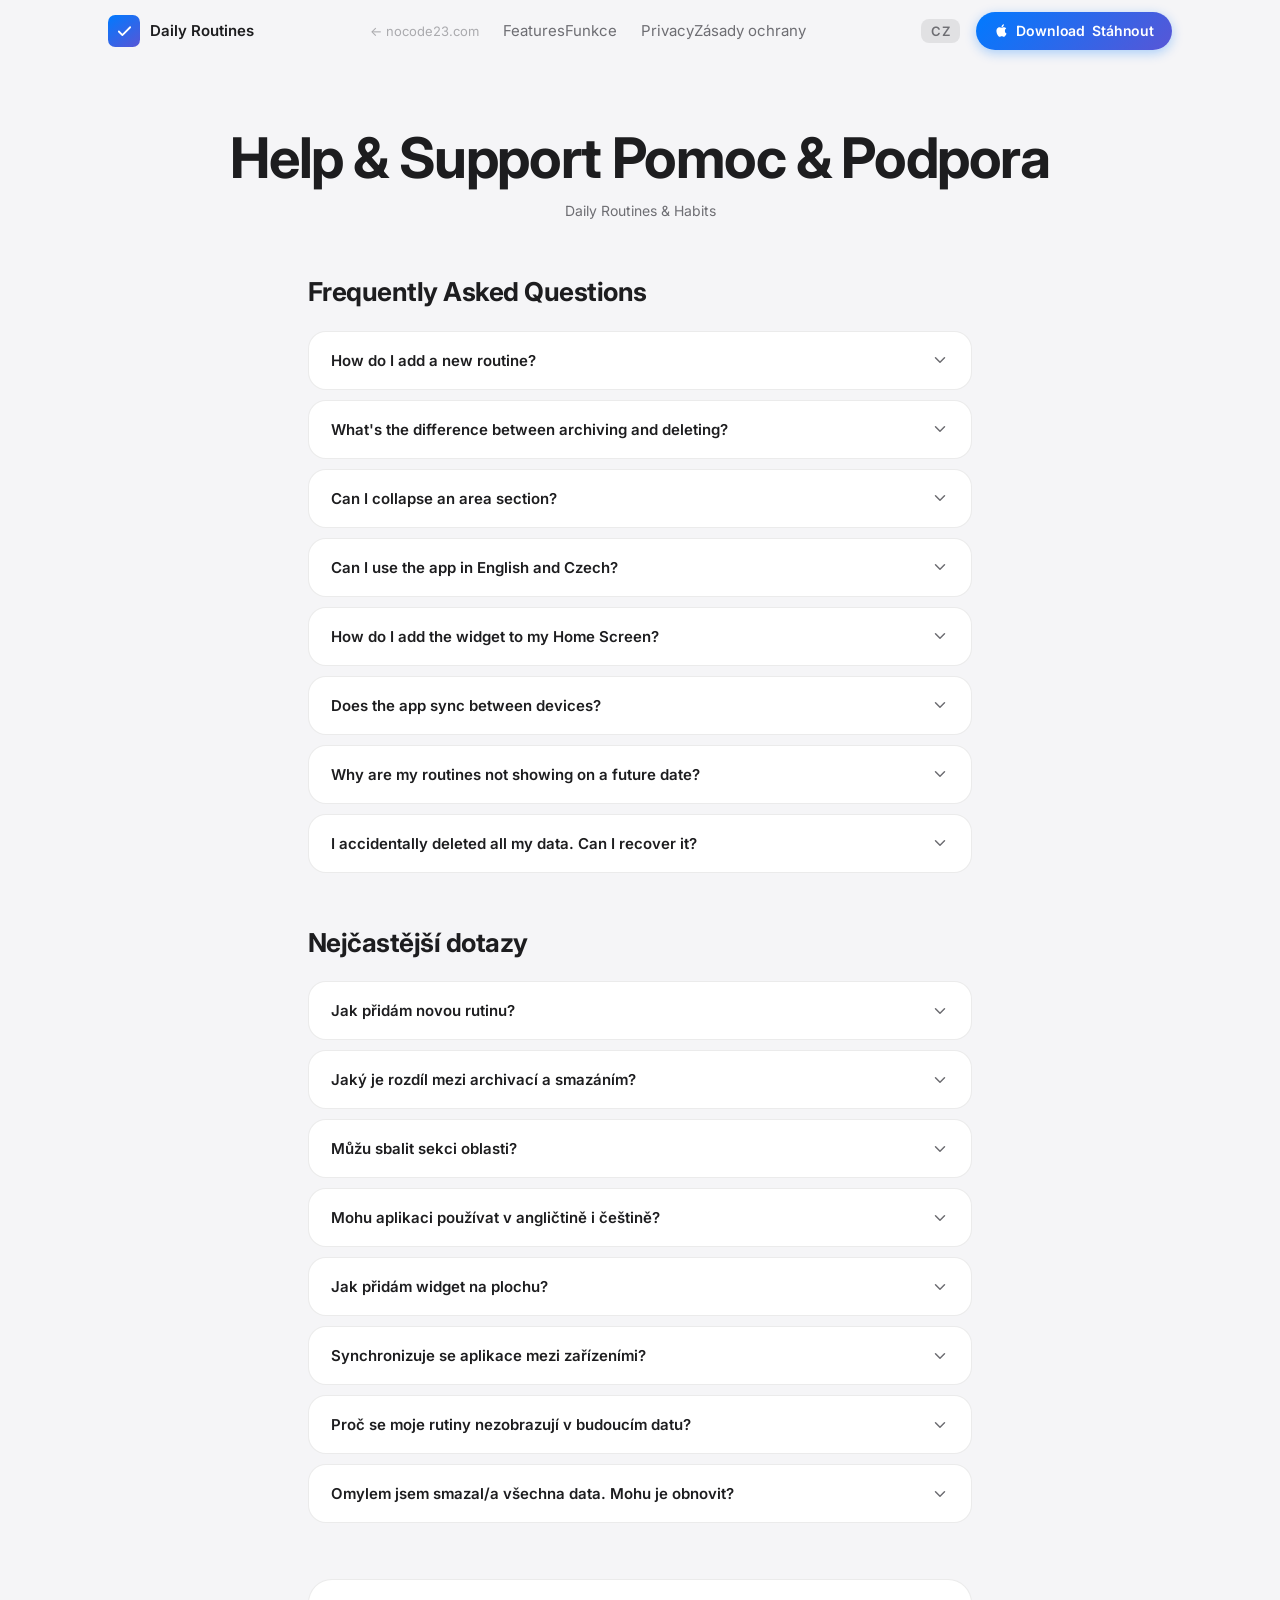
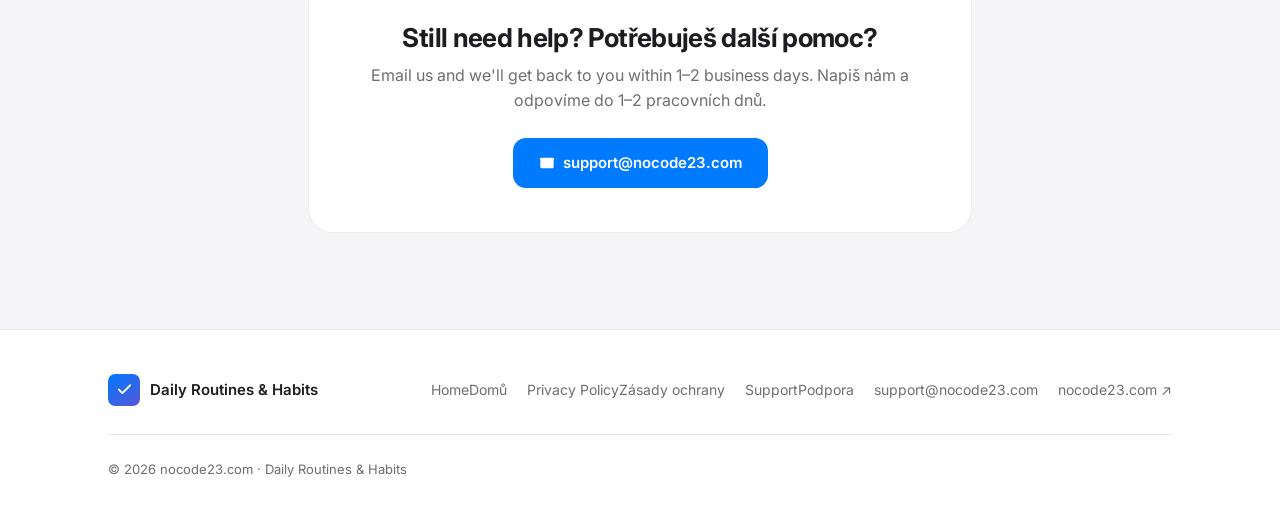
<file: support.html>
<!DOCTYPE html>
<html lang="en">
<head>
  <meta charset="UTF-8">
  <meta name="viewport" content="width=device-width, initial-scale=1.0">
  <title>Support — Daily Routines &amp; Habits</title>
  <meta name="description" content="Help &amp; Support for Daily Routines &amp; Habits. FAQ, tips, and contact information.">
  <link rel="preconnect" href="https://fonts.googleapis.com">
  <link rel="preconnect" href="https://fonts.gstatic.com" crossorigin>
  <link href="https://fonts.googleapis.com/css2?family=Inter:wght@400;500;600;700&display=swap" rel="stylesheet">
  <link rel="stylesheet" href="assets/css/main.css">
</head>
<body>

<!-- ===================== NAV ===================== -->
<nav class="nav scrolled" id="nav">
  <div class="nav-inner">
    <a href="index.html" class="nav-logo">
      <div class="app-icon app-icon--sm">
        <svg class="icon-fallback" viewBox="0 0 24 24" fill="none" stroke="white" stroke-width="2.5" stroke-linecap="round" stroke-linejoin="round" width="17" height="17">
          <polyline points="20 6 9 17 4 12"/>
        </svg>
      </div>
      <span>Daily Routines</span>
    </a>
    <div class="nav-links">
      <a href="../index.html" class="nav-back">← nocode23.com</a>
      <a href="index.html#features"><span class="l-en">Features</span><span class="l-cs">Funkce</span></a>
      <a href="privacy.html"><span class="l-en">Privacy</span><span class="l-cs">Zásady ochrany</span></a>
    </div>
    <div class="nav-right">
      <button class="lang-btn" id="langBtn" aria-label="Switch language">CZ</button>
      <a href="#" class="dl-btn dl-btn--sm" target="_blank" rel="noopener" aria-label="Download on the App Store">
        <svg viewBox="0 0 24 24" width="15" height="15">
          <path d="M18.71 19.5c-.83 1.24-1.71 2.45-3.05 2.47-1.34.03-1.77-.79-3.29-.79-1.53 0-2 .77-3.27.82-1.31.05-2.3-1.32-3.14-2.53C4.25 17 2.94 12.45 4.7 9.39c.87-1.52 2.43-2.48 4.12-2.51 1.28-.02 2.5.87 3.29.87.78 0 2.26-1.07 3.8-.91.65.03 2.47.26 3.64 1.98-.09.06-2.17 1.28-2.15 3.81.03 3.02 2.65 4.03 2.68 4.04-.03.07-.42 1.44-1.38 2.83M13 3.5c.73-.83 1.94-1.46 2.94-1.5.13 1.17-.34 2.35-1.04 3.19-.69.85-1.83 1.51-2.95 1.42-.15-1.15.41-2.35 1.05-3.11z"/>
        </svg>
        <span class="l-en">Download</span><span class="l-cs">Stáhnout</span>
      </a>
      <button class="hamburger" id="hamburger" aria-label="Menu" aria-expanded="false">
        <span></span><span></span><span></span>
      </button>
    </div>
  </div>
  <div class="nav-drawer">
    <a href="index.html"><span class="l-en">Home</span><span class="l-cs">Domů</span></a>
    <a href="index.html#features"><span class="l-en">Features</span><span class="l-cs">Funkce</span></a>
    <a href="privacy.html"><span class="l-en">Privacy Policy</span><span class="l-cs">Zásady ochrany</span></a>
    <a href="#" class="dl-btn" target="_blank" rel="noopener">
      <svg viewBox="0 0 24 24" width="15" height="15"><path d="M18.71 19.5c-.83 1.24-1.71 2.45-3.05 2.47-1.34.03-1.77-.79-3.29-.79-1.53 0-2 .77-3.27.82-1.31.05-2.3-1.32-3.14-2.53C4.25 17 2.94 12.45 4.7 9.39c.87-1.52 2.43-2.48 4.12-2.51 1.28-.02 2.5.87 3.29.87.78 0 2.26-1.07 3.8-.91.65.03 2.47.26 3.64 1.98-.09.06-2.17 1.28-2.15 3.81.03 3.02 2.65 4.03 2.68 4.04-.03.07-.42 1.44-1.38 2.83M13 3.5c.73-.83 1.94-1.46 2.94-1.5.13 1.17-.34 2.35-1.04 3.19-.69.85-1.83 1.51-2.95 1.42-.15-1.15.41-2.35 1.05-3.11z"/></svg>
      <span class="l-en">Download</span><span class="l-cs">Stáhnout</span>
    </a>
  </div>
</nav>

<!-- ===================== PAGE HEADER ===================== -->
<div class="page-top">
  <h1>
    <span class="l-en">Help &amp; Support</span>
    <span class="l-cs">Pomoc &amp; Podpora</span>
  </h1>
  <p class="page-date">Daily Routines &amp; Habits</p>
</div>

<!-- ===================== CONTENT ===================== -->
<div class="page-body">

  <!-- EN FAQ -->
  <div class="faq-section l-en-block">
    <h2>Frequently Asked Questions</h2>
    <div class="faq-list">

      <div class="faq-item">
        <button class="faq-q" aria-expanded="false">
          How do I add a new routine?
          <svg class="faq-chevron" viewBox="0 0 24 24"><polyline points="6 9 12 15 18 9"/></svg>
        </button>
        <div class="faq-a">
          <p>Tap the <strong>+</strong> button in the top right of the Overview tab. Give your routine a name, choose an area, set a time of day and frequency, then tap Save.</p>
        </div>
      </div>

      <div class="faq-item">
        <button class="faq-q" aria-expanded="false">
          What's the difference between archiving and deleting?
          <svg class="faq-chevron" viewBox="0 0 24 24"><polyline points="6 9 12 15 18 9"/></svg>
        </button>
        <div class="faq-a">
          <p>Archiving hides a routine from your daily view starting from the next day — it stops showing up, but your past completion data is preserved in Statistics. You can restore an archived routine anytime in Settings → Archived routines. Deleting permanently removes the routine and all its history.</p>
        </div>
      </div>

      <div class="faq-item">
        <button class="faq-q" aria-expanded="false">
          Can I collapse an area section?
          <svg class="faq-chevron" viewBox="0 0 24 24"><polyline points="6 9 12 15 18 9"/></svg>
        </button>
        <div class="faq-a">
          <p>Yes — tap the section header to collapse or expand it. Sections automatically expand again when you switch to a different day, so nothing stays hidden by accident.</p>
        </div>
      </div>

      <div class="faq-item">
        <button class="faq-q" aria-expanded="false">
          Can I use the app in English and Czech?
          <svg class="faq-chevron" viewBox="0 0 24 24"><polyline points="6 9 12 15 18 9"/></svg>
        </button>
        <div class="faq-a">
          <p>Yes. The app follows your iOS language setting. You can also manually override the language in Settings → Language — the Home Screen widget follows the same choice.</p>
        </div>
      </div>

      <div class="faq-item">
        <button class="faq-q" aria-expanded="false">
          How do I add the widget to my Home Screen?
          <svg class="faq-chevron" viewBox="0 0 24 24"><polyline points="6 9 12 15 18 9"/></svg>
        </button>
        <div class="faq-a">
          <p>Long-press your Home Screen, tap the <strong>+</strong> button, search for "Daily Routines", and choose a widget size (small, medium, large, or lock screen).</p>
        </div>
      </div>

      <div class="faq-item">
        <button class="faq-q" aria-expanded="false">
          Does the app sync between devices?
          <svg class="faq-chevron" viewBox="0 0 24 24"><polyline points="6 9 12 15 18 9"/></svg>
        </button>
        <div class="faq-a">
          <p>The app currently stores data locally on your device. If you have iCloud backup enabled, your data is included in your device backup, but real-time cross-device sync is not yet supported.</p>
        </div>
      </div>

      <div class="faq-item">
        <button class="faq-q" aria-expanded="false">
          Why are my routines not showing on a future date?
          <svg class="faq-chevron" viewBox="0 0 24 24"><polyline points="6 9 12 15 18 9"/></svg>
        </button>
        <div class="faq-a">
          <p>The Overview only shows active routines scheduled for that day. Archived routines are hidden from future dates. Routines set to specific days only appear on those days.</p>
        </div>
      </div>

      <div class="faq-item">
        <button class="faq-q" aria-expanded="false">
          I accidentally deleted all my data. Can I recover it?
          <svg class="faq-chevron" viewBox="0 0 24 24"><polyline points="6 9 12 15 18 9"/></svg>
        </button>
        <div class="faq-a">
          <p>If you have an iCloud or iTunes backup from before the deletion, you can restore your device from that backup. The app itself does not have a cloud backup of its own.</p>
        </div>
      </div>

    </div>
  </div>

  <!-- CS FAQ -->
  <div class="faq-section l-cs-block">
    <h2>Nejčastější dotazy</h2>
    <div class="faq-list">

      <div class="faq-item">
        <button class="faq-q" aria-expanded="false">
          Jak přidám novou rutinu?
          <svg class="faq-chevron" viewBox="0 0 24 24"><polyline points="6 9 12 15 18 9"/></svg>
        </button>
        <div class="faq-a">
          <p>Klepni na tlačítko <strong>+</strong> vpravo nahoře na záložce Přehled. Dej rutině název, vyber oblast, nastav čas dne a frekvenci, a pak klepni na Uložit.</p>
        </div>
      </div>

      <div class="faq-item">
        <button class="faq-q" aria-expanded="false">
          Jaký je rozdíl mezi archivací a smazáním?
          <svg class="faq-chevron" viewBox="0 0 24 24"><polyline points="6 9 12 15 18 9"/></svg>
        </button>
        <div class="faq-a">
          <p>Archivace skryje rutinu z denního přehledu od dalšího dne — přestane se zobrazovat, ale tvoje historická data o splnění jsou zachována ve Statistikách. Archivovanou rutinu můžeš kdykoli obnovit v Nastavení → Archivované rutiny. Smazání trvale odstraní rutinu a celou její historii.</p>
        </div>
      </div>

      <div class="faq-item">
        <button class="faq-q" aria-expanded="false">
          Můžu sbalit sekci oblasti?
          <svg class="faq-chevron" viewBox="0 0 24 24"><polyline points="6 9 12 15 18 9"/></svg>
        </button>
        <div class="faq-a">
          <p>Ano — klepnutím na záhlaví sekce ji sbalíš nebo rozbalíš. Při přepnutí na jiný den se sekce samy znovu rozbalí, takže nic nezůstane omylem schované.</p>
        </div>
      </div>

      <div class="faq-item">
        <button class="faq-q" aria-expanded="false">
          Mohu aplikaci používat v angličtině i češtině?
          <svg class="faq-chevron" viewBox="0 0 24 24"><polyline points="6 9 12 15 18 9"/></svg>
        </button>
        <div class="faq-a">
          <p>Ano. Aplikace sleduje jazykové nastavení iOS. Jazyk můžeš také ručně přepnout v Nastavení → Jazyk — widget na ploše se řídí stejnou volbou.</p>
        </div>
      </div>

      <div class="faq-item">
        <button class="faq-q" aria-expanded="false">
          Jak přidám widget na plochu?
          <svg class="faq-chevron" viewBox="0 0 24 24"><polyline points="6 9 12 15 18 9"/></svg>
        </button>
        <div class="faq-a">
          <p>Dlouze stiskni plochu, klepni na tlačítko <strong>+</strong>, vyhledej „Daily Routines" a vyber velikost widgetu (malý, střední, velký nebo uzamčená obrazovka).</p>
        </div>
      </div>

      <div class="faq-item">
        <button class="faq-q" aria-expanded="false">
          Synchronizuje se aplikace mezi zařízeními?
          <svg class="faq-chevron" viewBox="0 0 24 24"><polyline points="6 9 12 15 18 9"/></svg>
        </button>
        <div class="faq-a">
          <p>Aplikace aktuálně ukládá data lokálně na tvém zařízení. Pokud máš povolenou zálohu iCloud, tvá data jsou součástí zálohy zařízení, ale synchronizace v reálném čase mezi zařízeními zatím není podporována.</p>
        </div>
      </div>

      <div class="faq-item">
        <button class="faq-q" aria-expanded="false">
          Proč se moje rutiny nezobrazují v budoucím datu?
          <svg class="faq-chevron" viewBox="0 0 24 24"><polyline points="6 9 12 15 18 9"/></svg>
        </button>
        <div class="faq-a">
          <p>Přehled zobrazuje pouze aktivní rutiny naplánované na daný den. Archivované rutiny jsou skryty v budoucích datech. Rutiny nastavené na konkrétní dny se zobrazují pouze v těchto dnech.</p>
        </div>
      </div>

      <div class="faq-item">
        <button class="faq-q" aria-expanded="false">
          Omylem jsem smazal/a všechna data. Mohu je obnovit?
          <svg class="faq-chevron" viewBox="0 0 24 24"><polyline points="6 9 12 15 18 9"/></svg>
        </button>
        <div class="faq-a">
          <p>Pokud máš zálohu iCloud nebo iTunes z doby před smazáním, můžeš zařízení obnovit z této zálohy. Aplikace sama nemá vlastní cloudovou zálohu.</p>
        </div>
      </div>

    </div>
  </div>

  <!-- Contact -->
  <div class="contact-box">
    <h2>
      <span class="l-en">Still need help?</span>
      <span class="l-cs">Potřebuješ další pomoc?</span>
    </h2>
    <p>
      <span class="l-en">Email us and we'll get back to you within 1–2 business days.</span>
      <span class="l-cs">Napiš nám a odpovíme do 1–2 pracovních dnů.</span>
    </p>
    <a href="mailto:support@nocode23.com" class="contact-btn">
      <svg viewBox="0 0 24 24" width="16" height="16"><path d="M4 4h16c1.1 0 2 .9 2 2v12c0 1.1-.9 2-2 2H4c-1.1 0-2-.9-2-2V6c0-1.1.9-2 2-2z"/><polyline points="22,6 12,13 2,6" stroke="white" stroke-width="2" fill="none" stroke-linecap="round"/></svg>
      support@nocode23.com
    </a>
  </div>

</div>

<!-- ===================== FOOTER ===================== -->
<footer class="footer">
  <div class="container">
    <div class="footer-row">
      <div class="footer-brand">
        <div class="app-icon app-icon--sm">
          <svg class="icon-fallback" viewBox="0 0 24 24" fill="none" stroke="white" stroke-width="2.5" stroke-linecap="round" stroke-linejoin="round" width="17" height="17">
            <polyline points="20 6 9 17 4 12"/>
          </svg>
        </div>
        <span>Daily Routines &amp; Habits</span>
      </div>
      <nav class="footer-nav">
        <a href="index.html"><span class="l-en">Home</span><span class="l-cs">Domů</span></a>
        <a href="privacy.html"><span class="l-en">Privacy Policy</span><span class="l-cs">Zásady ochrany</span></a>
        <a href="support.html"><span class="l-en">Support</span><span class="l-cs">Podpora</span></a>
        <a href="mailto:support@nocode23.com">support@nocode23.com</a>
        <a href="https://nocode23.com" target="_blank" rel="noopener">nocode23.com ↗</a>
      </nav>
    </div>
    <p class="footer-copy">© 2026 nocode23.com · Daily Routines &amp; Habits</p>
  </div>
</footer>

<script src="assets/js/main.js"></script>
</body>
</html>
</file>
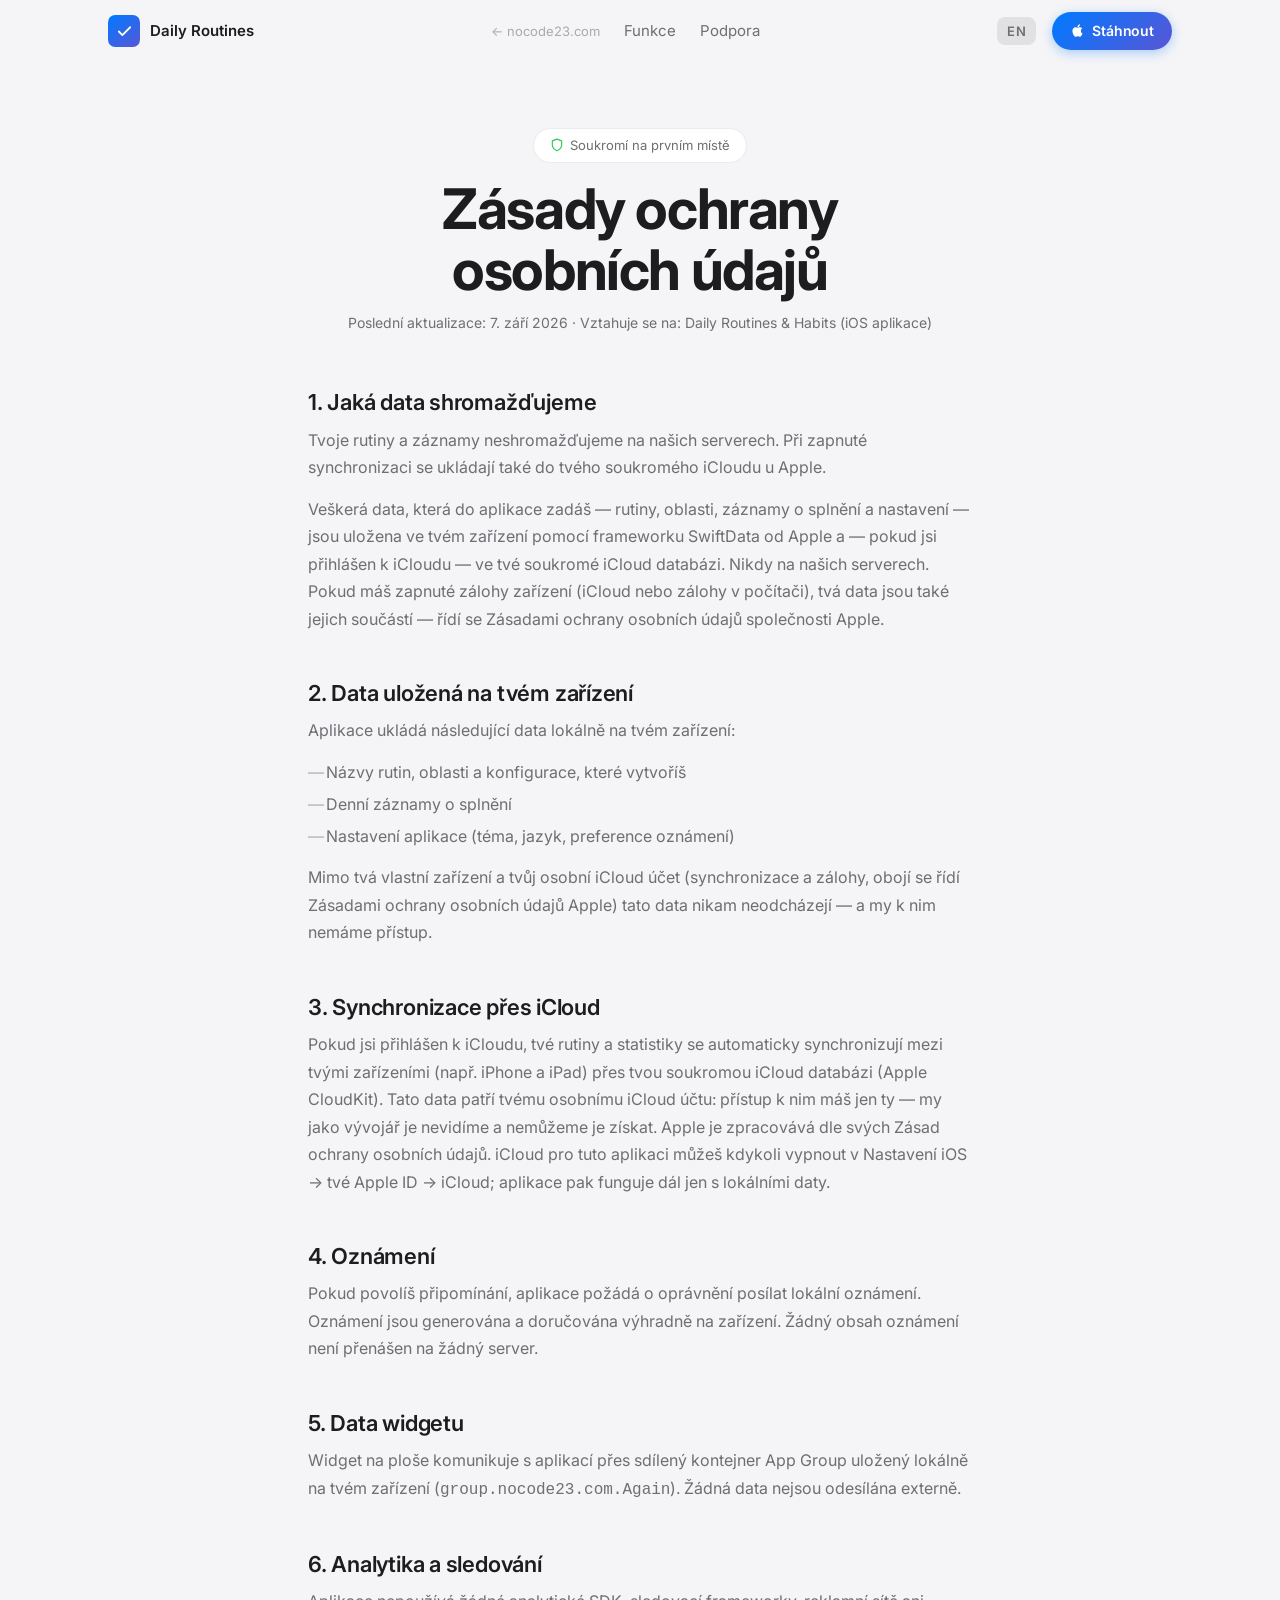
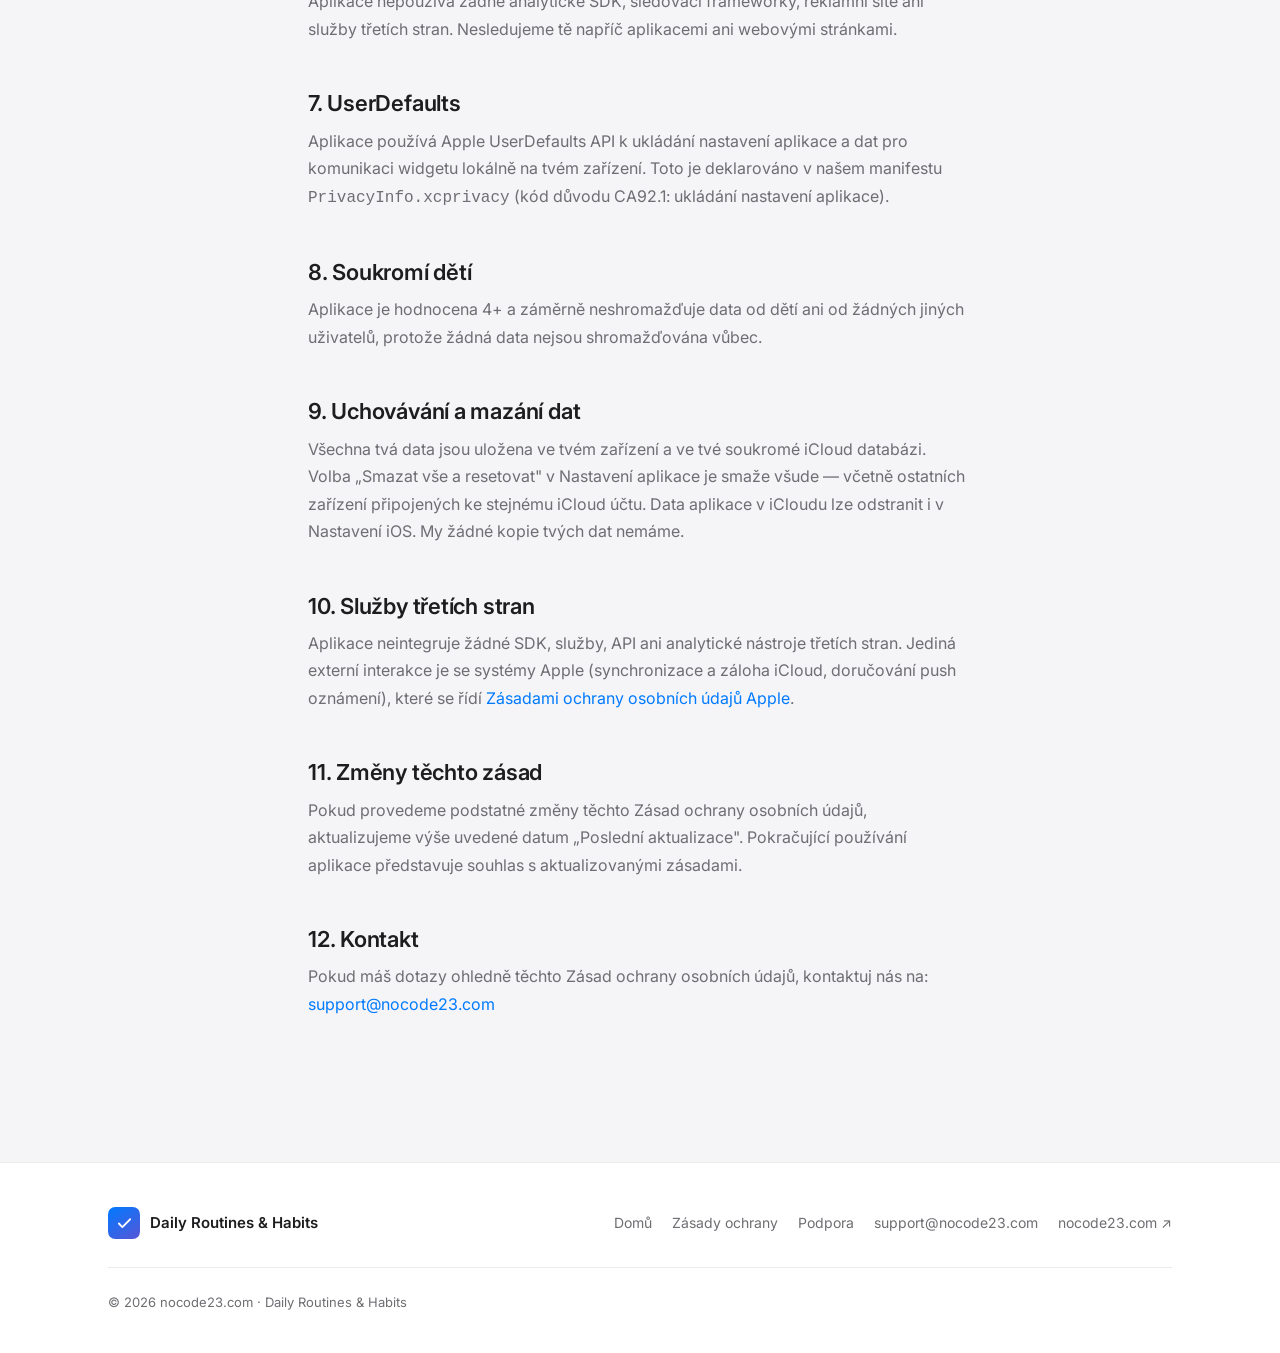
<file: cs/privacy.html>
<!DOCTYPE html>
<html lang="cs">
<head>
  <meta charset="UTF-8">
  <link rel="canonical" href="https://nocode23.com/daily-routines-and-habits/cs/privacy.html">
  <meta name="viewport" content="width=device-width, initial-scale=1.0">
  <title>Zásady ochrany osobních údajů — Daily Routines &amp; Habits</title>
  <meta name="description" content="Zásady ochrany osobních údajů pro iOS aplikaci Daily Routines &amp; Habits. Neshromažďujeme, neukládáme ani nepřenášíme žádné osobní údaje.">
  <meta name="robots" content="index, follow">
  <link rel="alternate" hreflang="en" href="https://nocode23.com/daily-routines-and-habits/en/privacy.html">
  <link rel="alternate" hreflang="cs" href="https://nocode23.com/daily-routines-and-habits/cs/privacy.html">
  <link rel="alternate" hreflang="x-default" href="https://nocode23.com/daily-routines-and-habits/en/privacy.html">
  <link rel="preconnect" href="https://fonts.googleapis.com">
  <link rel="preconnect" href="https://fonts.gstatic.com" crossorigin>
  <link href="https://fonts.googleapis.com/css2?family=Inter:wght@400;500;600;700&display=swap" rel="stylesheet">
  <link rel="stylesheet" href="../assets/css/main.css">
</head>
<body>

<!-- ===================== NAV ===================== -->
<nav class="nav scrolled" id="nav">
  <div class="nav-inner">
    <a href="index.html" class="nav-logo">
      <div class="app-icon app-icon--sm">
        <svg class="icon-fallback" viewBox="0 0 24 24" fill="none" stroke="white" stroke-width="2.5" stroke-linecap="round" stroke-linejoin="round" width="17" height="17">
          <polyline points="20 6 9 17 4 12"/>
        </svg>
      </div>
      <span>Daily Routines</span>
    </a>
    <div class="nav-links">
      <a href="../../index.html" class="nav-back">← nocode23.com</a>
      <a href="index.html#features">Funkce</a>
      <a href="support.html">Podpora</a>
    </div>
    <div class="nav-right">
      <a href="../en/privacy.html" class="lang-btn" hreflang="en">EN</a>
      <a href="https://apps.apple.com/cz/app/daily-routines-habits/id6775655422" class="dl-btn dl-btn--sm" target="_blank" rel="noopener" aria-label="Stáhnout v App Store">
        <svg viewBox="0 0 24 24" width="15" height="15">
          <path d="M18.71 19.5c-.83 1.24-1.71 2.45-3.05 2.47-1.34.03-1.77-.79-3.29-.79-1.53 0-2 .77-3.27.82-1.31.05-2.3-1.32-3.14-2.53C4.25 17 2.94 12.45 4.7 9.39c.87-1.52 2.43-2.48 4.12-2.51 1.28-.02 2.5.87 3.29.87.78 0 2.26-1.07 3.8-.91.65.03 2.47.26 3.64 1.98-.09.06-2.17 1.28-2.15 3.81.03 3.02 2.65 4.03 2.68 4.04-.03.07-.42 1.44-1.38 2.83M13 3.5c.73-.83 1.94-1.46 2.94-1.5.13 1.17-.34 2.35-1.04 3.19-.69.85-1.83 1.51-2.95 1.42-.15-1.15.41-2.35 1.05-3.11z"/>
        </svg>
        Stáhnout
      </a>
      <button class="hamburger" id="hamburger" aria-label="Menu" aria-expanded="false">
        <span></span><span></span><span></span>
      </button>
    </div>
  </div>
  <div class="nav-drawer">
    <a href="index.html">Domů</a>
    <a href="index.html#features">Funkce</a>
    <a href="support.html">Podpora</a>
    <a href="../en/privacy.html" hreflang="en">English</a>
    <a href="https://apps.apple.com/cz/app/daily-routines-habits/id6775655422" class="dl-btn" target="_blank" rel="noopener">
      <svg viewBox="0 0 24 24" width="15" height="15"><path d="M18.71 19.5c-.83 1.24-1.71 2.45-3.05 2.47-1.34.03-1.77-.79-3.29-.79-1.53 0-2 .77-3.27.82-1.31.05-2.3-1.32-3.14-2.53C4.25 17 2.94 12.45 4.7 9.39c.87-1.52 2.43-2.48 4.12-2.51 1.28-.02 2.5.87 3.29.87.78 0 2.26-1.07 3.8-.91.65.03 2.47.26 3.64 1.98-.09.06-2.17 1.28-2.15 3.81.03 3.02 2.65 4.03 2.68 4.04-.03.07-.42 1.44-1.38 2.83M13 3.5c.73-.83 1.94-1.46 2.94-1.5.13 1.17-.34 2.35-1.04 3.19-.69.85-1.83 1.51-2.95 1.42-.15-1.15.41-2.35 1.05-3.11z"/></svg>
      Stáhnout
    </a>
  </div>
</nav>

<!-- ===================== PAGE HEADER ===================== -->
<div class="page-top">
  <div class="privacy-chip">
    <svg viewBox="0 0 24 24" width="14" height="14">
      <path d="M12 22s8-4 8-10V5l-8-3-8 3v7c0 6 8 10 8 10z"/>
    </svg>
    Soukromí na prvním místě
  </div>
  <h1>Zásady ochrany<br>osobních údajů</h1>
  <p class="page-date">Poslední aktualizace: 7. září 2026 · Vztahuje se na: Daily Routines &amp; Habits (iOS aplikace)</p>
</div>

<!-- ===================== CONTENT ===================== -->
<div class="page-body">
  <div class="prose">

    <section>
      <h2>1. Jaká data shromažďujeme</h2>
      <p>Tvoje rutiny a záznamy neshromažďujeme na našich serverech. Při zapnuté synchronizaci se ukládají také do tvého soukromého iCloudu u Apple.</p>
      <p>Veškerá data, která do aplikace zadáš — rutiny, oblasti, záznamy o splnění a nastavení — jsou uložena ve tvém zařízení pomocí frameworku SwiftData od Apple a — pokud jsi přihlášen k iCloudu — ve tvé soukromé iCloud databázi. Nikdy na našich serverech. Pokud máš zapnuté zálohy zařízení (iCloud nebo zálohy v počítači), tvá data jsou také jejich součástí — řídí se Zásadami ochrany osobních údajů společnosti Apple.</p>
    </section>

    <section>
      <h2>2. Data uložená na tvém zařízení</h2>
      <p>Aplikace ukládá následující data lokálně na tvém zařízení:</p>
      <ul>
        <li>Názvy rutin, oblasti a konfigurace, které vytvoříš</li>
        <li>Denní záznamy o splnění</li>
        <li>Nastavení aplikace (téma, jazyk, preference oznámení)</li>
      </ul>
      <p>Mimo tvá vlastní zařízení a tvůj osobní iCloud účet (synchronizace a zálohy, obojí se řídí Zásadami ochrany osobních údajů Apple) tato data nikam neodcházejí — a my k nim nemáme přístup.</p>
    </section>

    <section>
      <h2>3. Synchronizace přes iCloud</h2>
      <p>Pokud jsi přihlášen k iCloudu, tvé rutiny a statistiky se automaticky synchronizují mezi tvými zařízeními (např. iPhone a iPad) přes tvou soukromou iCloud databázi (Apple CloudKit). Tato data patří tvému osobnímu iCloud účtu: přístup k nim máš jen ty — my jako vývojář je nevidíme a nemůžeme je získat. Apple je zpracovává dle svých Zásad ochrany osobních údajů. iCloud pro tuto aplikaci můžeš kdykoli vypnout v Nastavení iOS → tvé Apple ID → iCloud; aplikace pak funguje dál jen s lokálními daty.</p>
    </section>

    <section>
      <h2>4. Oznámení</h2>
      <p>Pokud povolíš připomínání, aplikace požádá o oprávnění posílat lokální oznámení. Oznámení jsou generována a doručována výhradně na zařízení. Žádný obsah oznámení není přenášen na žádný server.</p>
    </section>

    <section>
      <h2>5. Data widgetu</h2>
      <p>Widget na ploše komunikuje s aplikací přes sdílený kontejner App Group uložený lokálně na tvém zařízení (<code>group.nocode23.com.Again</code>). Žádná data nejsou odesílána externě.</p>
    </section>

    <section>
      <h2>6. Analytika a sledování</h2>
      <p>Aplikace nepoužívá žádné analytické SDK, sledovací frameworky, reklamní sítě ani služby třetích stran. Nesledujeme tě napříč aplikacemi ani webovými stránkami.</p>
    </section>

    <section>
      <h2>7. UserDefaults</h2>
      <p>Aplikace používá Apple UserDefaults API k ukládání nastavení aplikace a dat pro komunikaci widgetu lokálně na tvém zařízení. Toto je deklarováno v našem manifestu <code>PrivacyInfo.xcprivacy</code> (kód důvodu CA92.1: ukládání nastavení aplikace).</p>
    </section>

    <section>
      <h2>8. Soukromí dětí</h2>
      <p>Aplikace je hodnocena 4+ a záměrně neshromažďuje data od dětí ani od žádných jiných uživatelů, protože žádná data nejsou shromažďována vůbec.</p>
    </section>

    <section>
      <h2>9. Uchovávání a mazání dat</h2>
      <p>Všechna tvá data jsou uložena ve tvém zařízení a ve tvé soukromé iCloud databázi. Volba „Smazat vše a resetovat" v Nastavení aplikace je smaže všude — včetně ostatních zařízení připojených ke stejnému iCloud účtu. Data aplikace v iCloudu lze odstranit i v Nastavení iOS. My žádné kopie tvých dat nemáme.</p>
    </section>

    <section>
      <h2>10. Služby třetích stran</h2>
      <p>Aplikace neintegruje žádné SDK, služby, API ani analytické nástroje třetích stran. Jediná externí interakce je se systémy Apple (synchronizace a záloha iCloud, doručování push oznámení), které se řídí <a href="https://www.apple.com/legal/privacy/" target="_blank" rel="noopener">Zásadami ochrany osobních údajů Apple</a>.</p>
    </section>

    <section>
      <h2>11. Změny těchto zásad</h2>
      <p>Pokud provedeme podstatné změny těchto Zásad ochrany osobních údajů, aktualizujeme výše uvedené datum „Poslední aktualizace". Pokračující používání aplikace představuje souhlas s aktualizovanými zásadami.</p>
    </section>

    <section>
      <h2>12. Kontakt</h2>
      <p>Pokud máš dotazy ohledně těchto Zásad ochrany osobních údajů, kontaktuj nás na:<br>
        <a href="mailto:support@nocode23.com">support@nocode23.com</a>
      </p>
    </section>

  </div>
</div>

<!-- ===================== FOOTER ===================== -->
<footer class="footer">
  <div class="container">
    <div class="footer-row">
      <div class="footer-brand">
        <div class="app-icon app-icon--sm">
          <svg class="icon-fallback" viewBox="0 0 24 24" fill="none" stroke="white" stroke-width="2.5" stroke-linecap="round" stroke-linejoin="round" width="17" height="17">
            <polyline points="20 6 9 17 4 12"/>
          </svg>
        </div>
        <span>Daily Routines &amp; Habits</span>
      </div>
      <nav class="footer-nav">
        <a href="index.html">Domů</a>
        <a href="privacy.html">Zásady ochrany</a>
        <a href="support.html">Podpora</a>
        <a href="mailto:support@nocode23.com">support@nocode23.com</a>
        <a href="https://nocode23.com" target="_blank" rel="noopener">nocode23.com ↗</a>
      </nav>
    </div>
    <p class="footer-copy">© 2026 nocode23.com · Daily Routines &amp; Habits</p>
  </div>
</footer>

<script src="../assets/js/main.js"></script>
</body>
</html>
</file>
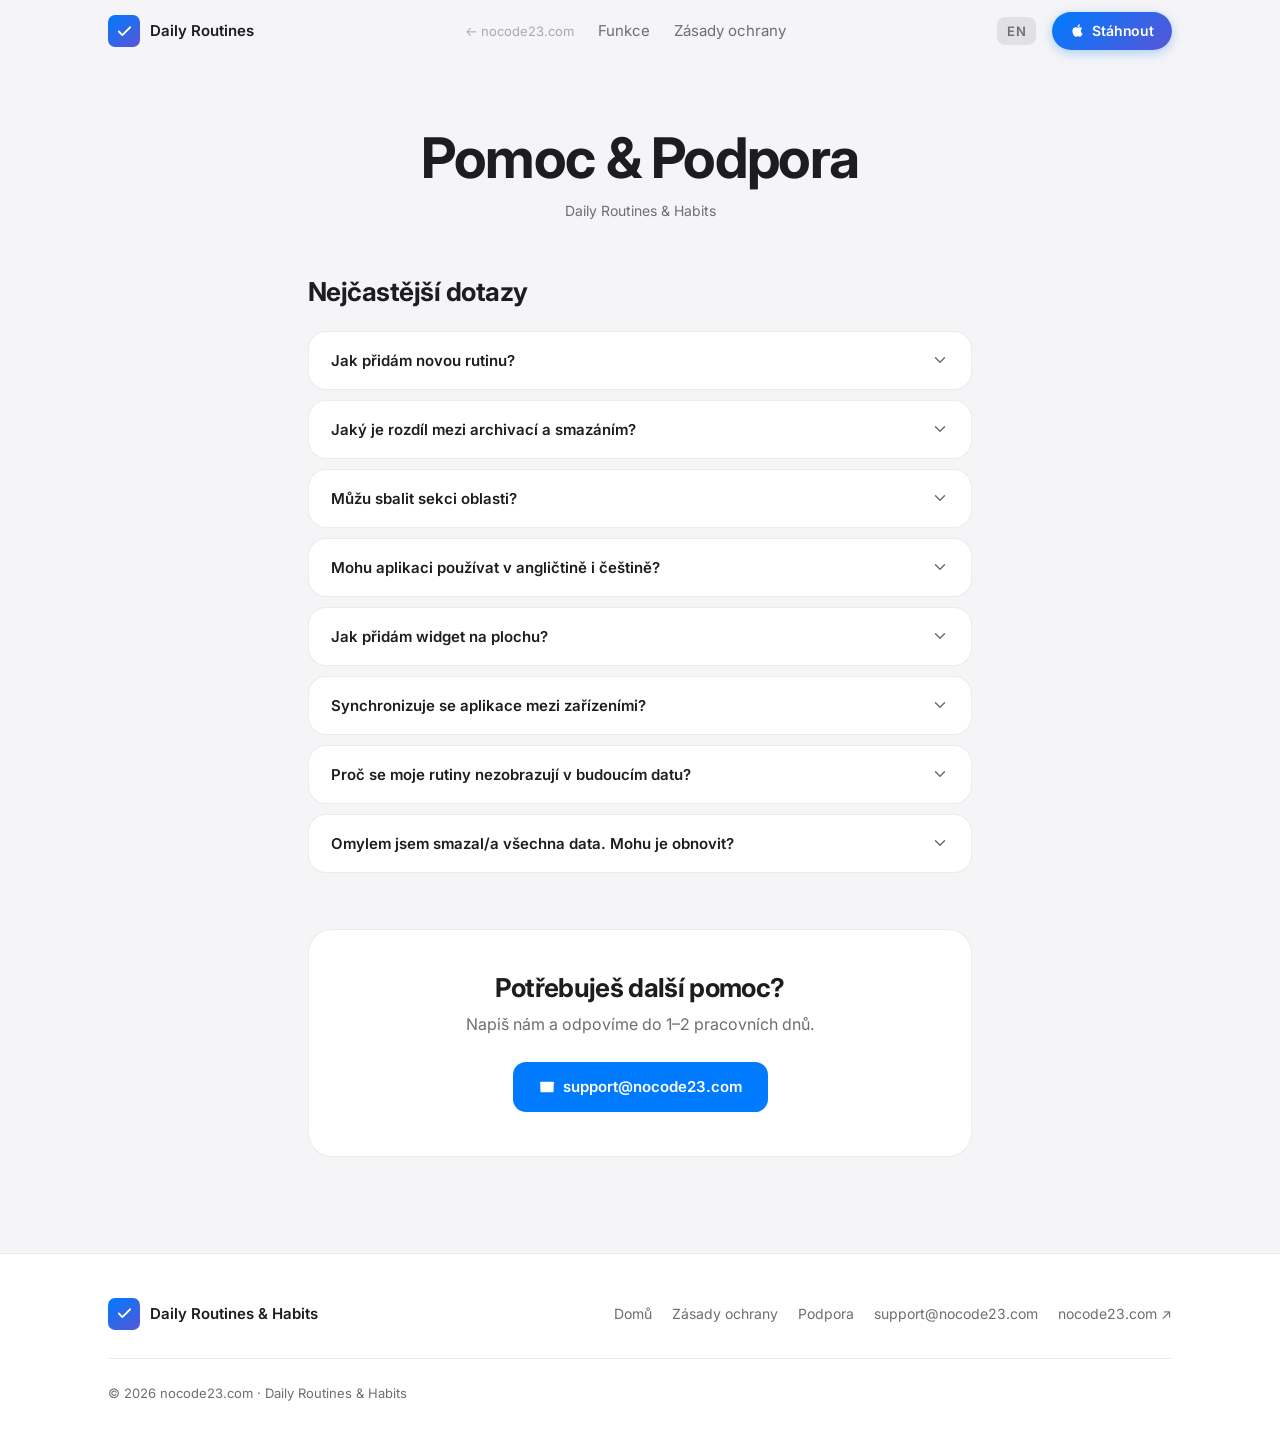
<file: cs/support.html>
<!DOCTYPE html>
<html lang="cs">
<head>
  <meta charset="UTF-8">
  <link rel="canonical" href="https://nocode23.com/daily-routines-and-habits/cs/support.html">
  <meta name="viewport" content="width=device-width, initial-scale=1.0">
  <title>Pomoc &amp; Podpora — Daily Routines &amp; Habits</title>
  <meta name="description" content="Pomoc a podpora pro Daily Routines &amp; Habits. Nejčastější dotazy, tipy a kontaktní informace.">
  <link rel="alternate" hreflang="en" href="https://nocode23.com/daily-routines-and-habits/en/support.html">
  <link rel="alternate" hreflang="cs" href="https://nocode23.com/daily-routines-and-habits/cs/support.html">
  <link rel="alternate" hreflang="x-default" href="https://nocode23.com/daily-routines-and-habits/en/support.html">
  <link rel="preconnect" href="https://fonts.googleapis.com">
  <link rel="preconnect" href="https://fonts.gstatic.com" crossorigin>
  <link href="https://fonts.googleapis.com/css2?family=Inter:wght@400;500;600;700&display=swap" rel="stylesheet">
  <link rel="stylesheet" href="../assets/css/main.css">
</head>
<body>

<!-- ===================== NAV ===================== -->
<nav class="nav scrolled" id="nav">
  <div class="nav-inner">
    <a href="index.html" class="nav-logo">
      <div class="app-icon app-icon--sm">
        <svg class="icon-fallback" viewBox="0 0 24 24" fill="none" stroke="white" stroke-width="2.5" stroke-linecap="round" stroke-linejoin="round" width="17" height="17">
          <polyline points="20 6 9 17 4 12"/>
        </svg>
      </div>
      <span>Daily Routines</span>
    </a>
    <div class="nav-links">
      <a href="../../index.html" class="nav-back">← nocode23.com</a>
      <a href="index.html#features">Funkce</a>
      <a href="privacy.html">Zásady ochrany</a>
    </div>
    <div class="nav-right">
      <a href="../en/support.html" class="lang-btn" hreflang="en">EN</a>
      <a href="https://apps.apple.com/cz/app/daily-routines-habits/id6775655422" class="dl-btn dl-btn--sm" target="_blank" rel="noopener" aria-label="Stáhnout v App Store">
        <svg viewBox="0 0 24 24" width="15" height="15">
          <path d="M18.71 19.5c-.83 1.24-1.71 2.45-3.05 2.47-1.34.03-1.77-.79-3.29-.79-1.53 0-2 .77-3.27.82-1.31.05-2.3-1.32-3.14-2.53C4.25 17 2.94 12.45 4.7 9.39c.87-1.52 2.43-2.48 4.12-2.51 1.28-.02 2.5.87 3.29.87.78 0 2.26-1.07 3.8-.91.65.03 2.47.26 3.64 1.98-.09.06-2.17 1.28-2.15 3.81.03 3.02 2.65 4.03 2.68 4.04-.03.07-.42 1.44-1.38 2.83M13 3.5c.73-.83 1.94-1.46 2.94-1.5.13 1.17-.34 2.35-1.04 3.19-.69.85-1.83 1.51-2.95 1.42-.15-1.15.41-2.35 1.05-3.11z"/>
        </svg>
        Stáhnout
      </a>
      <button class="hamburger" id="hamburger" aria-label="Menu" aria-expanded="false">
        <span></span><span></span><span></span>
      </button>
    </div>
  </div>
  <div class="nav-drawer">
    <a href="index.html">Domů</a>
    <a href="index.html#features">Funkce</a>
    <a href="privacy.html">Zásady ochrany</a>
    <a href="../en/support.html" hreflang="en">English</a>
    <a href="https://apps.apple.com/cz/app/daily-routines-habits/id6775655422" class="dl-btn" target="_blank" rel="noopener">
      <svg viewBox="0 0 24 24" width="15" height="15"><path d="M18.71 19.5c-.83 1.24-1.71 2.45-3.05 2.47-1.34.03-1.77-.79-3.29-.79-1.53 0-2 .77-3.27.82-1.31.05-2.3-1.32-3.14-2.53C4.25 17 2.94 12.45 4.7 9.39c.87-1.52 2.43-2.48 4.12-2.51 1.28-.02 2.5.87 3.29.87.78 0 2.26-1.07 3.8-.91.65.03 2.47.26 3.64 1.98-.09.06-2.17 1.28-2.15 3.81.03 3.02 2.65 4.03 2.68 4.04-.03.07-.42 1.44-1.38 2.83M13 3.5c.73-.83 1.94-1.46 2.94-1.5.13 1.17-.34 2.35-1.04 3.19-.69.85-1.83 1.51-2.95 1.42-.15-1.15.41-2.35 1.05-3.11z"/></svg>
      Stáhnout
    </a>
  </div>
</nav>

<!-- ===================== PAGE HEADER ===================== -->
<div class="page-top">
  <h1>Pomoc &amp; Podpora</h1>
  <p class="page-date">Daily Routines &amp; Habits</p>
</div>

<!-- ===================== CONTENT ===================== -->
<div class="page-body">

  <div class="faq-section">
    <h2>Nejčastější dotazy</h2>
    <div class="faq-list">

      <div class="faq-item">
        <button class="faq-q" aria-expanded="false">
          Jak přidám novou rutinu?
          <svg class="faq-chevron" viewBox="0 0 24 24"><polyline points="6 9 12 15 18 9"/></svg>
        </button>
        <div class="faq-a">
          <p>Klepni na tlačítko <strong>+</strong> vpravo nahoře na záložce Přehled. Dej rutině název, vyber oblast, nastav čas dne a frekvenci, a pak klepni na Uložit.</p>
        </div>
      </div>

      <div class="faq-item">
        <button class="faq-q" aria-expanded="false">
          Jaký je rozdíl mezi archivací a smazáním?
          <svg class="faq-chevron" viewBox="0 0 24 24"><polyline points="6 9 12 15 18 9"/></svg>
        </button>
        <div class="faq-a">
          <p>Archivace skryje rutinu z denního přehledu od dalšího dne — přestane se zobrazovat, ale tvoje historická data o splnění jsou zachována ve Statistikách. Archivovanou rutinu můžeš kdykoli obnovit v Nastavení → Archivované rutiny. Smazání trvale odstraní rutinu a celou její historii.</p>
        </div>
      </div>

      <div class="faq-item">
        <button class="faq-q" aria-expanded="false">
          Můžu sbalit sekci oblasti?
          <svg class="faq-chevron" viewBox="0 0 24 24"><polyline points="6 9 12 15 18 9"/></svg>
        </button>
        <div class="faq-a">
          <p>Ano — klepnutím na záhlaví sekce ji sbalíš nebo rozbalíš. Při přepnutí na jiný den se sekce samy znovu rozbalí, takže nic nezůstane omylem schované.</p>
        </div>
      </div>

      <div class="faq-item">
        <button class="faq-q" aria-expanded="false">
          Mohu aplikaci používat v angličtině i češtině?
          <svg class="faq-chevron" viewBox="0 0 24 24"><polyline points="6 9 12 15 18 9"/></svg>
        </button>
        <div class="faq-a">
          <p>Ano. Aplikace sleduje jazykové nastavení iOS. Jazyk můžeš také ručně přepnout v Nastavení → Jazyk — widget na ploše se řídí stejnou volbou.</p>
        </div>
      </div>

      <div class="faq-item">
        <button class="faq-q" aria-expanded="false">
          Jak přidám widget na plochu?
          <svg class="faq-chevron" viewBox="0 0 24 24"><polyline points="6 9 12 15 18 9"/></svg>
        </button>
        <div class="faq-a">
          <p>Dlouze stiskni plochu, klepni na tlačítko <strong>+</strong>, vyhledej „Daily Routines" a vyber velikost widgetu (malý, střední, velký nebo uzamčená obrazovka).</p>
        </div>
      </div>

      <div class="faq-item">
        <button class="faq-q" aria-expanded="false">
          Synchronizuje se aplikace mezi zařízeními?
          <svg class="faq-chevron" viewBox="0 0 24 24"><polyline points="6 9 12 15 18 9"/></svg>
        </button>
        <div class="faq-a">
          <p>Ano. Od verze 1.4 se rutiny a statistiky synchronizují přes tvůj soukromý iCloud mezi iPhonem a iPadem přihlášenými ke stejnému Apple účtu. Na obou zařízeních povol iCloud pro tuto aplikaci. Bez iCloudu můžeš dál používat lokální data.</p>
        </div>
      </div>

      <div class="faq-item">
        <button class="faq-q" aria-expanded="false">
          Proč se moje rutiny nezobrazují v budoucím datu?
          <svg class="faq-chevron" viewBox="0 0 24 24"><polyline points="6 9 12 15 18 9"/></svg>
        </button>
        <div class="faq-a">
          <p>Přehled zobrazuje pouze aktivní rutiny naplánované na daný den. Archivované rutiny jsou skryty v budoucích datech. Rutiny nastavené na konkrétní dny se zobrazují pouze v těchto dnech.</p>
        </div>
      </div>

      <div class="faq-item">
        <button class="faq-q" aria-expanded="false">
          Omylem jsem smazal/a všechna data. Mohu je obnovit?
          <svg class="faq-chevron" viewBox="0 0 24 24"><polyline points="6 9 12 15 18 9"/></svg>
        </button>
        <div class="faq-a">
          <p>Volba „Smazat vše a resetovat“ smaže data i z tvého iCloudu a změna se přenese do dalších připojených zařízení. Synchronizace není záloha a aplikace nemá funkci vrácení tohoto kroku. Před smazáním proto zkontroluj, že data už nepotřebuješ.</p>
        </div>
      </div>

    </div>
  </div>

  <div class="contact-box">
    <h2>Potřebuješ další pomoc?</h2>
    <p>Napiš nám a odpovíme do 1–2 pracovních dnů.</p>
    <a href="mailto:support@nocode23.com" class="contact-btn">
      <svg viewBox="0 0 24 24" width="16" height="16"><path d="M4 4h16c1.1 0 2 .9 2 2v12c0 1.1-.9 2-2 2H4c-1.1 0-2-.9-2-2V6c0-1.1.9-2 2-2z"/><polyline points="22,6 12,13 2,6" stroke="white" stroke-width="2" fill="none" stroke-linecap="round"/></svg>
      support@nocode23.com
    </a>
  </div>

</div>

<!-- ===================== FOOTER ===================== -->
<footer class="footer">
  <div class="container">
    <div class="footer-row">
      <div class="footer-brand">
        <div class="app-icon app-icon--sm">
          <svg class="icon-fallback" viewBox="0 0 24 24" fill="none" stroke="white" stroke-width="2.5" stroke-linecap="round" stroke-linejoin="round" width="17" height="17">
            <polyline points="20 6 9 17 4 12"/>
          </svg>
        </div>
        <span>Daily Routines &amp; Habits</span>
      </div>
      <nav class="footer-nav">
        <a href="index.html">Domů</a>
        <a href="privacy.html">Zásady ochrany</a>
        <a href="support.html">Podpora</a>
        <a href="mailto:support@nocode23.com">support@nocode23.com</a>
        <a href="https://nocode23.com" target="_blank" rel="noopener">nocode23.com ↗</a>
      </nav>
    </div>
    <p class="footer-copy">© 2026 nocode23.com · Daily Routines &amp; Habits</p>
  </div>
</footer>

<script src="../assets/js/main.js"></script>
</body>
</html>
</file>
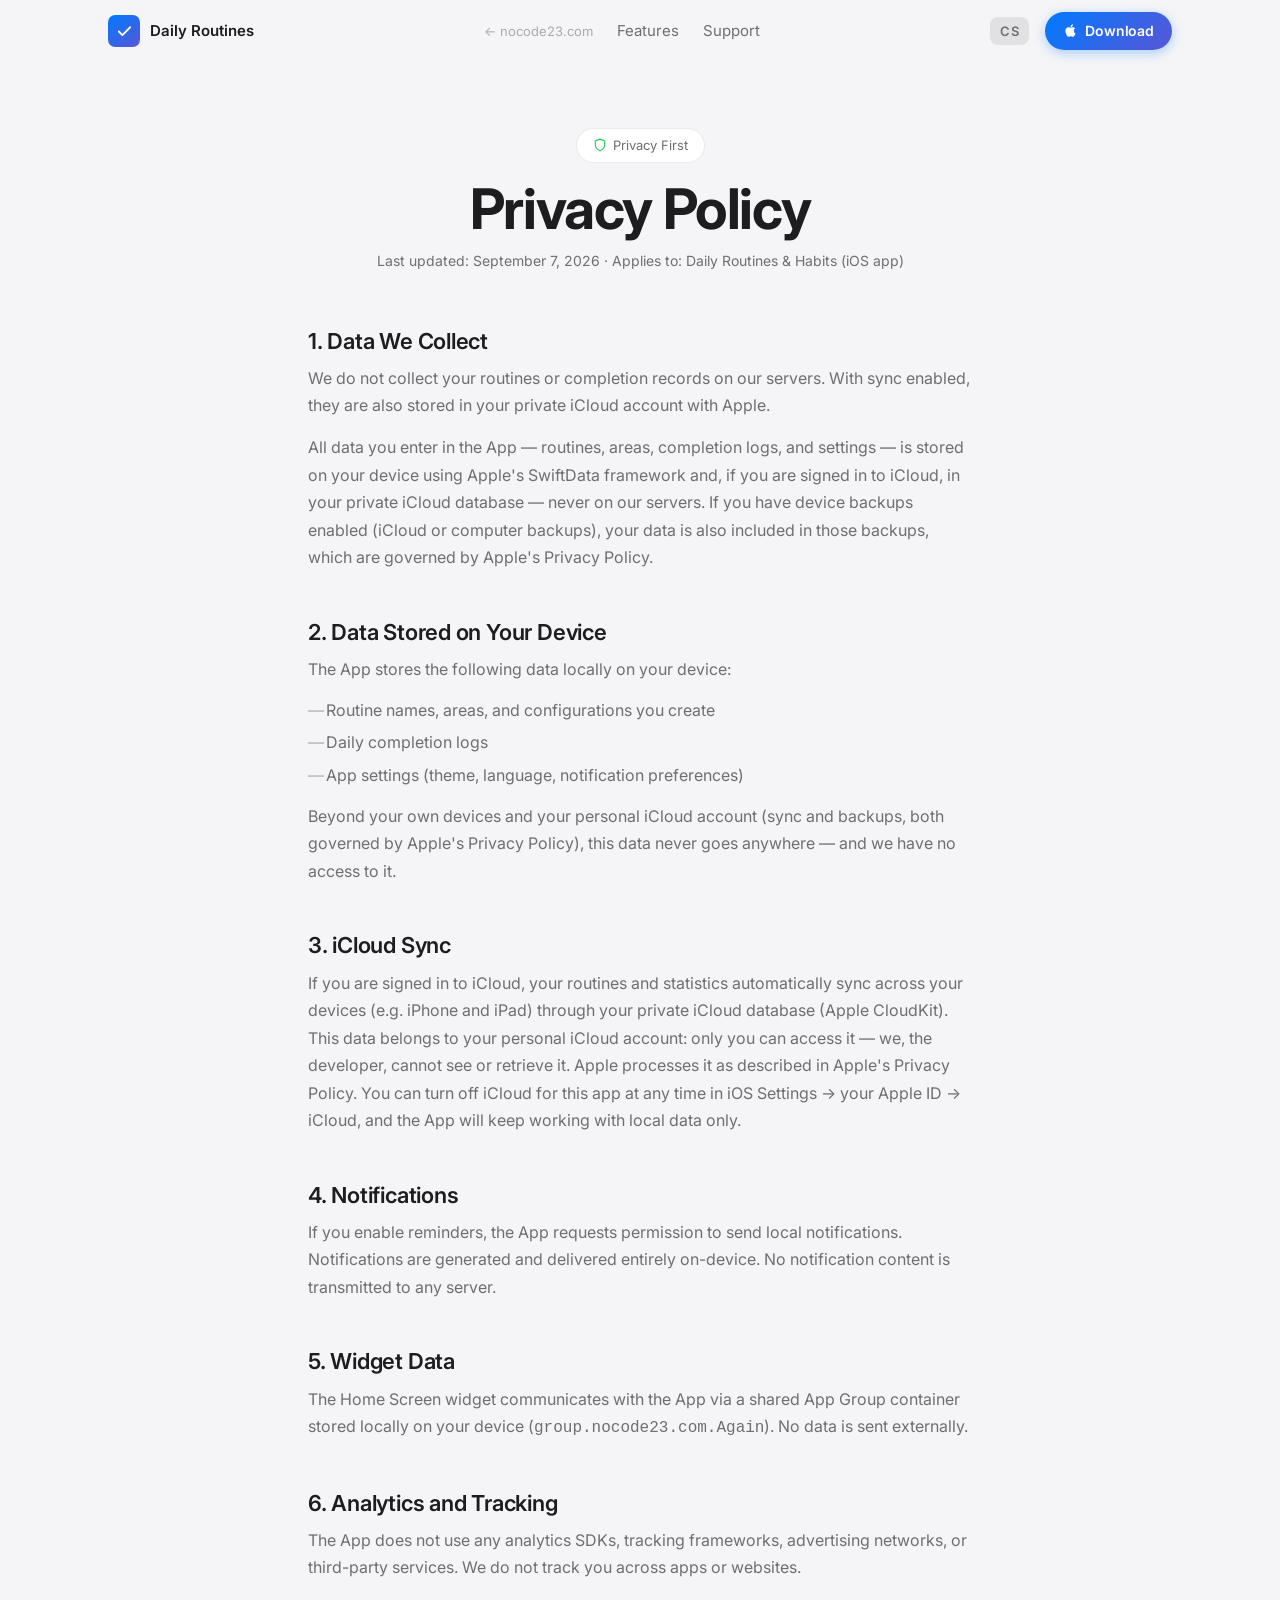
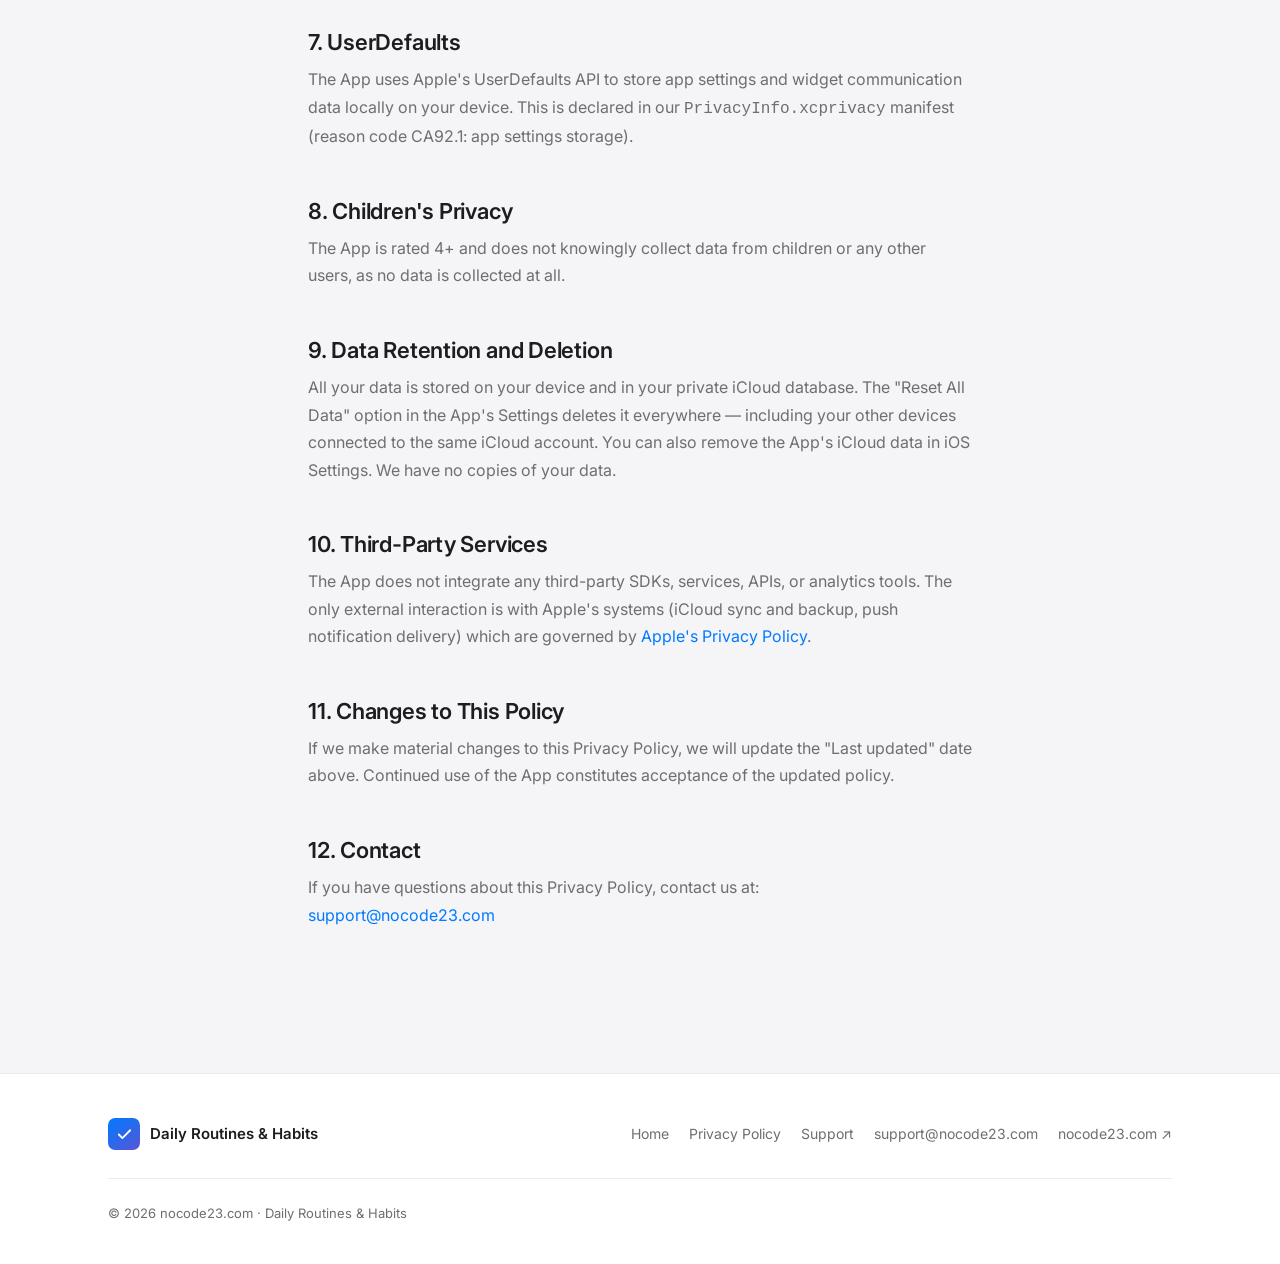
<file: en/privacy.html>
<!DOCTYPE html>
<html lang="en">
<head>
  <meta charset="UTF-8">
  <link rel="canonical" href="https://nocode23.com/daily-routines-and-habits/en/privacy.html">
  <meta name="viewport" content="width=device-width, initial-scale=1.0">
  <title>Privacy Policy — Daily Routines &amp; Habits</title>
  <meta name="description" content="Privacy Policy for Daily Routines &amp; Habits iOS app. We do not collect, store, or transmit any personal data.">
  <meta name="robots" content="index, follow">
  <link rel="alternate" hreflang="en" href="https://nocode23.com/daily-routines-and-habits/en/privacy.html">
  <link rel="alternate" hreflang="cs" href="https://nocode23.com/daily-routines-and-habits/cs/privacy.html">
  <link rel="alternate" hreflang="x-default" href="https://nocode23.com/daily-routines-and-habits/en/privacy.html">
  <link rel="preconnect" href="https://fonts.googleapis.com">
  <link rel="preconnect" href="https://fonts.gstatic.com" crossorigin>
  <link href="https://fonts.googleapis.com/css2?family=Inter:wght@400;500;600;700&display=swap" rel="stylesheet">
  <link rel="stylesheet" href="../assets/css/main.css">
</head>
<body>

<!-- ===================== NAV ===================== -->
<nav class="nav scrolled" id="nav">
  <div class="nav-inner">
    <a href="index.html" class="nav-logo">
      <div class="app-icon app-icon--sm">
        <svg class="icon-fallback" viewBox="0 0 24 24" fill="none" stroke="white" stroke-width="2.5" stroke-linecap="round" stroke-linejoin="round" width="17" height="17">
          <polyline points="20 6 9 17 4 12"/>
        </svg>
      </div>
      <span>Daily Routines</span>
    </a>
    <div class="nav-links">
      <a href="../../index.html" class="nav-back">← nocode23.com</a>
      <a href="index.html#features">Features</a>
      <a href="support.html">Support</a>
    </div>
    <div class="nav-right">
      <a href="../cs/privacy.html" class="lang-btn" hreflang="cs">CS</a>
      <a href="https://apps.apple.com/us/app/daily-routines-habits/id6775655422" class="dl-btn dl-btn--sm" target="_blank" rel="noopener" aria-label="Download on the App Store">
        <svg viewBox="0 0 24 24" width="15" height="15">
          <path d="M18.71 19.5c-.83 1.24-1.71 2.45-3.05 2.47-1.34.03-1.77-.79-3.29-.79-1.53 0-2 .77-3.27.82-1.31.05-2.3-1.32-3.14-2.53C4.25 17 2.94 12.45 4.7 9.39c.87-1.52 2.43-2.48 4.12-2.51 1.28-.02 2.5.87 3.29.87.78 0 2.26-1.07 3.8-.91.65.03 2.47.26 3.64 1.98-.09.06-2.17 1.28-2.15 3.81.03 3.02 2.65 4.03 2.68 4.04-.03.07-.42 1.44-1.38 2.83M13 3.5c.73-.83 1.94-1.46 2.94-1.5.13 1.17-.34 2.35-1.04 3.19-.69.85-1.83 1.51-2.95 1.42-.15-1.15.41-2.35 1.05-3.11z"/>
        </svg>
        Download
      </a>
      <button class="hamburger" id="hamburger" aria-label="Menu" aria-expanded="false">
        <span></span><span></span><span></span>
      </button>
    </div>
  </div>
  <div class="nav-drawer">
    <a href="index.html">Home</a>
    <a href="index.html#features">Features</a>
    <a href="support.html">Support</a>
    <a href="../cs/privacy.html" hreflang="cs">Česky</a>
    <a href="https://apps.apple.com/us/app/daily-routines-habits/id6775655422" class="dl-btn" target="_blank" rel="noopener">
      <svg viewBox="0 0 24 24" width="15" height="15"><path d="M18.71 19.5c-.83 1.24-1.71 2.45-3.05 2.47-1.34.03-1.77-.79-3.29-.79-1.53 0-2 .77-3.27.82-1.31.05-2.3-1.32-3.14-2.53C4.25 17 2.94 12.45 4.7 9.39c.87-1.52 2.43-2.48 4.12-2.51 1.28-.02 2.5.87 3.29.87.78 0 2.26-1.07 3.8-.91.65.03 2.47.26 3.64 1.98-.09.06-2.17 1.28-2.15 3.81.03 3.02 2.65 4.03 2.68 4.04-.03.07-.42 1.44-1.38 2.83M13 3.5c.73-.83 1.94-1.46 2.94-1.5.13 1.17-.34 2.35-1.04 3.19-.69.85-1.83 1.51-2.95 1.42-.15-1.15.41-2.35 1.05-3.11z"/></svg>
      Download
    </a>
  </div>
</nav>

<!-- ===================== PAGE HEADER ===================== -->
<div class="page-top">
  <div class="privacy-chip">
    <svg viewBox="0 0 24 24" width="14" height="14">
      <path d="M12 22s8-4 8-10V5l-8-3-8 3v7c0 6 8 10 8 10z"/>
    </svg>
    Privacy First
  </div>
  <h1>Privacy Policy</h1>
  <p class="page-date">Last updated: September 7, 2026 · Applies to: Daily Routines &amp; Habits (iOS app)</p>
</div>

<!-- ===================== CONTENT ===================== -->
<div class="page-body">
  <div class="prose">

    <section>
      <h2>1. Data We Collect</h2>
      <p>We do not collect your routines or completion records on our servers. With sync enabled, they are also stored in your private iCloud account with Apple.</p>
      <p>All data you enter in the App — routines, areas, completion logs, and settings — is stored on your device using Apple's SwiftData framework and, if you are signed in to iCloud, in your private iCloud database — never on our servers. If you have device backups enabled (iCloud or computer backups), your data is also included in those backups, which are governed by Apple's Privacy Policy.</p>
    </section>

    <section>
      <h2>2. Data Stored on Your Device</h2>
      <p>The App stores the following data locally on your device:</p>
      <ul>
        <li>Routine names, areas, and configurations you create</li>
        <li>Daily completion logs</li>
        <li>App settings (theme, language, notification preferences)</li>
      </ul>
      <p>Beyond your own devices and your personal iCloud account (sync and backups, both governed by Apple's Privacy Policy), this data never goes anywhere — and we have no access to it.</p>
    </section>

    <section>
      <h2>3. iCloud Sync</h2>
      <p>If you are signed in to iCloud, your routines and statistics automatically sync across your devices (e.g. iPhone and iPad) through your private iCloud database (Apple CloudKit). This data belongs to your personal iCloud account: only you can access it — we, the developer, cannot see or retrieve it. Apple processes it as described in Apple's Privacy Policy. You can turn off iCloud for this app at any time in iOS Settings → your Apple ID → iCloud, and the App will keep working with local data only.</p>
    </section>

    <section>
      <h2>4. Notifications</h2>
      <p>If you enable reminders, the App requests permission to send local notifications. Notifications are generated and delivered entirely on-device. No notification content is transmitted to any server.</p>
    </section>

    <section>
      <h2>5. Widget Data</h2>
      <p>The Home Screen widget communicates with the App via a shared App Group container stored locally on your device (<code>group.nocode23.com.Again</code>). No data is sent externally.</p>
    </section>

    <section>
      <h2>6. Analytics and Tracking</h2>
      <p>The App does not use any analytics SDKs, tracking frameworks, advertising networks, or third-party services. We do not track you across apps or websites.</p>
    </section>

    <section>
      <h2>7. UserDefaults</h2>
      <p>The App uses Apple's UserDefaults API to store app settings and widget communication data locally on your device. This is declared in our <code>PrivacyInfo.xcprivacy</code> manifest (reason code CA92.1: app settings storage).</p>
    </section>

    <section>
      <h2>8. Children's Privacy</h2>
      <p>The App is rated 4+ and does not knowingly collect data from children or any other users, as no data is collected at all.</p>
    </section>

    <section>
      <h2>9. Data Retention and Deletion</h2>
      <p>All your data is stored on your device and in your private iCloud database. The "Reset All Data" option in the App's Settings deletes it everywhere — including your other devices connected to the same iCloud account. You can also remove the App's iCloud data in iOS Settings. We have no copies of your data.</p>
    </section>

    <section>
      <h2>10. Third-Party Services</h2>
      <p>The App does not integrate any third-party SDKs, services, APIs, or analytics tools. The only external interaction is with Apple's systems (iCloud sync and backup, push notification delivery) which are governed by <a href="https://www.apple.com/legal/privacy/" target="_blank" rel="noopener">Apple's Privacy Policy</a>.</p>
    </section>

    <section>
      <h2>11. Changes to This Policy</h2>
      <p>If we make material changes to this Privacy Policy, we will update the "Last updated" date above. Continued use of the App constitutes acceptance of the updated policy.</p>
    </section>

    <section>
      <h2>12. Contact</h2>
      <p>If you have questions about this Privacy Policy, contact us at:<br>
        <a href="mailto:support@nocode23.com">support@nocode23.com</a>
      </p>
    </section>

  </div>
</div>

<!-- ===================== FOOTER ===================== -->
<footer class="footer">
  <div class="container">
    <div class="footer-row">
      <div class="footer-brand">
        <div class="app-icon app-icon--sm">
          <svg class="icon-fallback" viewBox="0 0 24 24" fill="none" stroke="white" stroke-width="2.5" stroke-linecap="round" stroke-linejoin="round" width="17" height="17">
            <polyline points="20 6 9 17 4 12"/>
          </svg>
        </div>
        <span>Daily Routines &amp; Habits</span>
      </div>
      <nav class="footer-nav">
        <a href="index.html">Home</a>
        <a href="privacy.html">Privacy Policy</a>
        <a href="support.html">Support</a>
        <a href="mailto:support@nocode23.com">support@nocode23.com</a>
        <a href="https://nocode23.com" target="_blank" rel="noopener">nocode23.com ↗</a>
      </nav>
    </div>
    <p class="footer-copy">© 2026 nocode23.com · Daily Routines &amp; Habits</p>
  </div>
</footer>

<script src="../assets/js/main.js"></script>
</body>
</html>
</file>
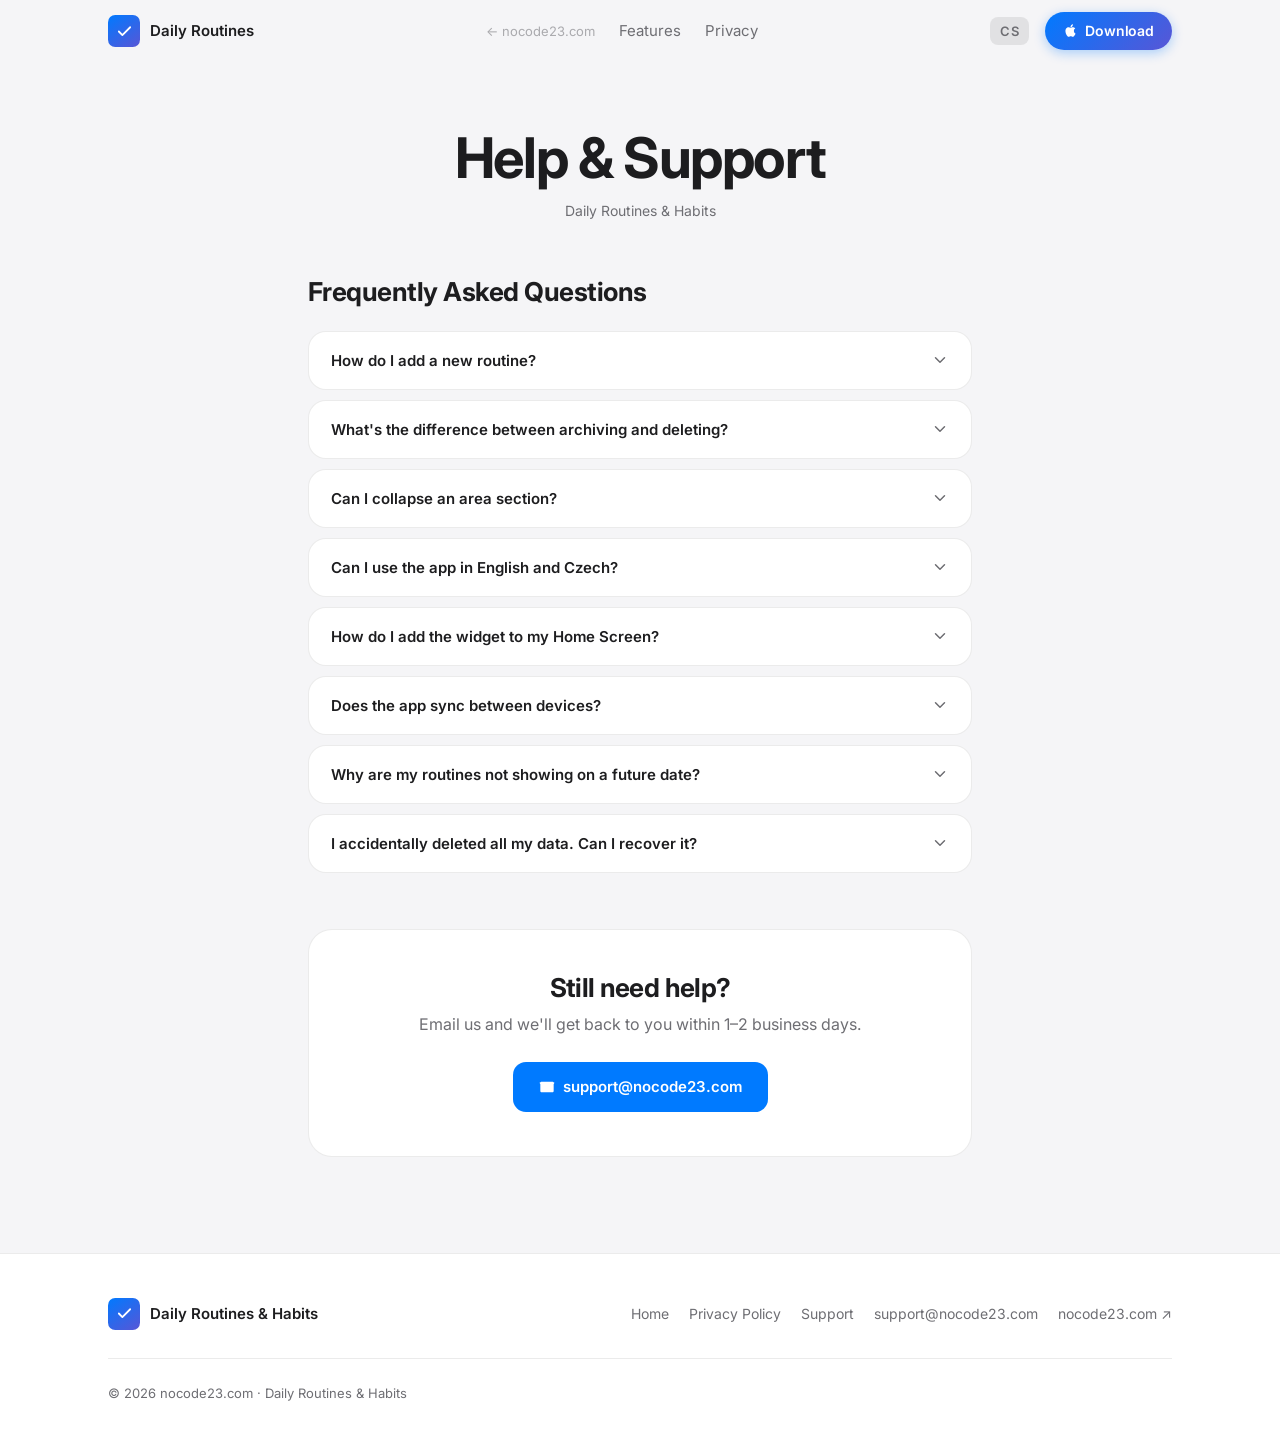
<file: en/support.html>
<!DOCTYPE html>
<html lang="en">
<head>
  <meta charset="UTF-8">
  <link rel="canonical" href="https://nocode23.com/daily-routines-and-habits/en/support.html">
  <meta name="viewport" content="width=device-width, initial-scale=1.0">
  <title>Support — Daily Routines &amp; Habits</title>
  <meta name="description" content="Help &amp; Support for Daily Routines &amp; Habits. FAQ, tips, and contact information.">
  <link rel="alternate" hreflang="en" href="https://nocode23.com/daily-routines-and-habits/en/support.html">
  <link rel="alternate" hreflang="cs" href="https://nocode23.com/daily-routines-and-habits/cs/support.html">
  <link rel="alternate" hreflang="x-default" href="https://nocode23.com/daily-routines-and-habits/en/support.html">
  <link rel="preconnect" href="https://fonts.googleapis.com">
  <link rel="preconnect" href="https://fonts.gstatic.com" crossorigin>
  <link href="https://fonts.googleapis.com/css2?family=Inter:wght@400;500;600;700&display=swap" rel="stylesheet">
  <link rel="stylesheet" href="../assets/css/main.css">
</head>
<body>

<!-- ===================== NAV ===================== -->
<nav class="nav scrolled" id="nav">
  <div class="nav-inner">
    <a href="index.html" class="nav-logo">
      <div class="app-icon app-icon--sm">
        <svg class="icon-fallback" viewBox="0 0 24 24" fill="none" stroke="white" stroke-width="2.5" stroke-linecap="round" stroke-linejoin="round" width="17" height="17">
          <polyline points="20 6 9 17 4 12"/>
        </svg>
      </div>
      <span>Daily Routines</span>
    </a>
    <div class="nav-links">
      <a href="../../index.html" class="nav-back">← nocode23.com</a>
      <a href="index.html#features">Features</a>
      <a href="privacy.html">Privacy</a>
    </div>
    <div class="nav-right">
      <a href="../cs/support.html" class="lang-btn" hreflang="cs">CS</a>
      <a href="https://apps.apple.com/us/app/daily-routines-habits/id6775655422" class="dl-btn dl-btn--sm" target="_blank" rel="noopener" aria-label="Download on the App Store">
        <svg viewBox="0 0 24 24" width="15" height="15">
          <path d="M18.71 19.5c-.83 1.24-1.71 2.45-3.05 2.47-1.34.03-1.77-.79-3.29-.79-1.53 0-2 .77-3.27.82-1.31.05-2.3-1.32-3.14-2.53C4.25 17 2.94 12.45 4.7 9.39c.87-1.52 2.43-2.48 4.12-2.51 1.28-.02 2.5.87 3.29.87.78 0 2.26-1.07 3.8-.91.65.03 2.47.26 3.64 1.98-.09.06-2.17 1.28-2.15 3.81.03 3.02 2.65 4.03 2.68 4.04-.03.07-.42 1.44-1.38 2.83M13 3.5c.73-.83 1.94-1.46 2.94-1.5.13 1.17-.34 2.35-1.04 3.19-.69.85-1.83 1.51-2.95 1.42-.15-1.15.41-2.35 1.05-3.11z"/>
        </svg>
        Download
      </a>
      <button class="hamburger" id="hamburger" aria-label="Menu" aria-expanded="false">
        <span></span><span></span><span></span>
      </button>
    </div>
  </div>
  <div class="nav-drawer">
    <a href="index.html">Home</a>
    <a href="index.html#features">Features</a>
    <a href="privacy.html">Privacy Policy</a>
    <a href="../cs/support.html" hreflang="cs">Česky</a>
    <a href="https://apps.apple.com/us/app/daily-routines-habits/id6775655422" class="dl-btn" target="_blank" rel="noopener">
      <svg viewBox="0 0 24 24" width="15" height="15"><path d="M18.71 19.5c-.83 1.24-1.71 2.45-3.05 2.47-1.34.03-1.77-.79-3.29-.79-1.53 0-2 .77-3.27.82-1.31.05-2.3-1.32-3.14-2.53C4.25 17 2.94 12.45 4.7 9.39c.87-1.52 2.43-2.48 4.12-2.51 1.28-.02 2.5.87 3.29.87.78 0 2.26-1.07 3.8-.91.65.03 2.47.26 3.64 1.98-.09.06-2.17 1.28-2.15 3.81.03 3.02 2.65 4.03 2.68 4.04-.03.07-.42 1.44-1.38 2.83M13 3.5c.73-.83 1.94-1.46 2.94-1.5.13 1.17-.34 2.35-1.04 3.19-.69.85-1.83 1.51-2.95 1.42-.15-1.15.41-2.35 1.05-3.11z"/></svg>
      Download
    </a>
  </div>
</nav>

<!-- ===================== PAGE HEADER ===================== -->
<div class="page-top">
  <h1>Help &amp; Support</h1>
  <p class="page-date">Daily Routines &amp; Habits</p>
</div>

<!-- ===================== CONTENT ===================== -->
<div class="page-body">

  <div class="faq-section">
    <h2>Frequently Asked Questions</h2>
    <div class="faq-list">

      <div class="faq-item">
        <button class="faq-q" aria-expanded="false">
          How do I add a new routine?
          <svg class="faq-chevron" viewBox="0 0 24 24"><polyline points="6 9 12 15 18 9"/></svg>
        </button>
        <div class="faq-a">
          <p>Tap the <strong>+</strong> button in the top right of the Overview tab. Give your routine a name, choose an area, set a time of day and frequency, then tap Save.</p>
        </div>
      </div>

      <div class="faq-item">
        <button class="faq-q" aria-expanded="false">
          What's the difference between archiving and deleting?
          <svg class="faq-chevron" viewBox="0 0 24 24"><polyline points="6 9 12 15 18 9"/></svg>
        </button>
        <div class="faq-a">
          <p>Archiving hides a routine from your daily view starting from the next day — it stops showing up, but your past completion data is preserved in Statistics. You can restore an archived routine anytime in Settings → Archived routines. Deleting permanently removes the routine and all its history.</p>
        </div>
      </div>

      <div class="faq-item">
        <button class="faq-q" aria-expanded="false">
          Can I collapse an area section?
          <svg class="faq-chevron" viewBox="0 0 24 24"><polyline points="6 9 12 15 18 9"/></svg>
        </button>
        <div class="faq-a">
          <p>Yes — tap the section header to collapse or expand it. Sections automatically expand again when you switch to a different day, so nothing stays hidden by accident.</p>
        </div>
      </div>

      <div class="faq-item">
        <button class="faq-q" aria-expanded="false">
          Can I use the app in English and Czech?
          <svg class="faq-chevron" viewBox="0 0 24 24"><polyline points="6 9 12 15 18 9"/></svg>
        </button>
        <div class="faq-a">
          <p>Yes. The app follows your iOS language setting. You can also manually override the language in Settings → Language — the Home Screen widget follows the same choice.</p>
        </div>
      </div>

      <div class="faq-item">
        <button class="faq-q" aria-expanded="false">
          How do I add the widget to my Home Screen?
          <svg class="faq-chevron" viewBox="0 0 24 24"><polyline points="6 9 12 15 18 9"/></svg>
        </button>
        <div class="faq-a">
          <p>Long-press your Home Screen, tap the <strong>+</strong> button, search for "Daily Routines", and choose a widget size (small, medium, large, or lock screen).</p>
        </div>
      </div>

      <div class="faq-item">
        <button class="faq-q" aria-expanded="false">
          Does the app sync between devices?
          <svg class="faq-chevron" viewBox="0 0 24 24"><polyline points="6 9 12 15 18 9"/></svg>
        </button>
        <div class="faq-a">
          <p>Yes. Since version 1.4, routines and statistics sync through your private iCloud between iPhone and iPad signed in to the same Apple Account. Enable iCloud for this app on both devices. Without iCloud, you can continue using local data.</p>
        </div>
      </div>

      <div class="faq-item">
        <button class="faq-q" aria-expanded="false">
          Why are my routines not showing on a future date?
          <svg class="faq-chevron" viewBox="0 0 24 24"><polyline points="6 9 12 15 18 9"/></svg>
        </button>
        <div class="faq-a">
          <p>The Overview only shows active routines scheduled for that day. Archived routines are hidden from future dates. Routines set to specific days only appear on those days.</p>
        </div>
      </div>

      <div class="faq-item">
        <button class="faq-q" aria-expanded="false">
          I accidentally deleted all my data. Can I recover it?
          <svg class="faq-chevron" viewBox="0 0 24 24"><polyline points="6 9 12 15 18 9"/></svg>
        </button>
        <div class="faq-a">
          <p>“Reset All Data” also deletes your data from iCloud, and the change syncs to your other connected devices. Sync is not a backup, and the app has no undo for this action. Before deleting, check that you no longer need the data.</p>
        </div>
      </div>

    </div>
  </div>

  <div class="contact-box">
    <h2>Still need help?</h2>
    <p>Email us and we'll get back to you within 1–2 business days.</p>
    <a href="mailto:support@nocode23.com" class="contact-btn">
      <svg viewBox="0 0 24 24" width="16" height="16"><path d="M4 4h16c1.1 0 2 .9 2 2v12c0 1.1-.9 2-2 2H4c-1.1 0-2-.9-2-2V6c0-1.1.9-2 2-2z"/><polyline points="22,6 12,13 2,6" stroke="white" stroke-width="2" fill="none" stroke-linecap="round"/></svg>
      support@nocode23.com
    </a>
  </div>

</div>

<!-- ===================== FOOTER ===================== -->
<footer class="footer">
  <div class="container">
    <div class="footer-row">
      <div class="footer-brand">
        <div class="app-icon app-icon--sm">
          <svg class="icon-fallback" viewBox="0 0 24 24" fill="none" stroke="white" stroke-width="2.5" stroke-linecap="round" stroke-linejoin="round" width="17" height="17">
            <polyline points="20 6 9 17 4 12"/>
          </svg>
        </div>
        <span>Daily Routines &amp; Habits</span>
      </div>
      <nav class="footer-nav">
        <a href="index.html">Home</a>
        <a href="privacy.html">Privacy Policy</a>
        <a href="support.html">Support</a>
        <a href="mailto:support@nocode23.com">support@nocode23.com</a>
        <a href="https://nocode23.com" target="_blank" rel="noopener">nocode23.com ↗</a>
      </nav>
    </div>
    <p class="footer-copy">© 2026 nocode23.com · Daily Routines &amp; Habits</p>
  </div>
</footer>

<script src="../assets/js/main.js"></script>
</body>
</html>
</file>
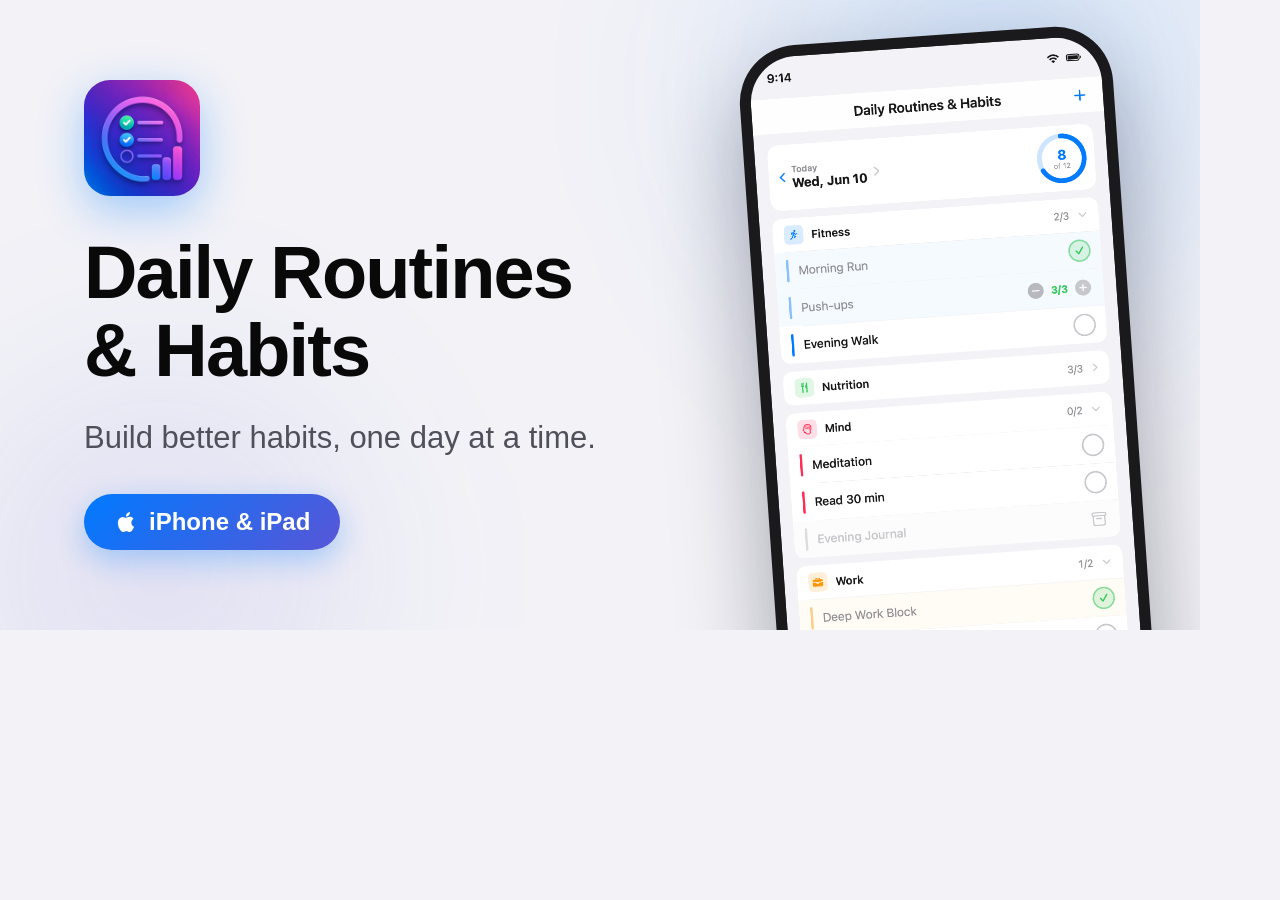
<file: tools/og/og-template.html>
<!DOCTYPE html>
<html lang="en">
<head>
<meta charset="UTF-8">
<style>
  * { margin: 0; padding: 0; box-sizing: border-box; }

  html, body { width: 1200px; height: 630px; overflow: hidden; }

  body {
    font-family: -apple-system, BlinkMacSystemFont, "SF Pro Display", "SF Pro Text", "Inter", sans-serif;
    background: #F2F2F7;
    position: relative;
    -webkit-font-smoothing: antialiased;
  }

  .blob-1, .blob-2 {
    position: absolute;
    border-radius: 50%;
    filter: blur(80px);
  }
  .blob-1 {
    width: 700px; height: 700px;
    top: -260px; right: -140px;
    background: radial-gradient(circle, rgba(0,122,255,0.18) 0%, transparent 70%);
  }
  .blob-2 {
    width: 560px; height: 560px;
    bottom: -220px; left: -120px;
    background: radial-gradient(circle, rgba(88,86,214,0.15) 0%, transparent 70%);
  }

  .inner {
    position: relative;
    height: 100%;
    display: flex;
    align-items: center;
    justify-content: space-between;
    padding: 0 0 0 84px;
  }

  .text { max-width: 660px; }

  .app-icon {
    width: 116px; height: 116px;
    border-radius: 22.5%;
    overflow: hidden;
    box-shadow: 0 14px 44px rgba(0, 122, 255, 0.35);
    margin-bottom: 38px;
  }
  .app-icon img { width: 100%; height: 100%; object-fit: cover; display: block; }

  h1 {
    font-size: 74px;
    line-height: 1.06;
    font-weight: 800;
    letter-spacing: -0.025em;
    color: #090909;
    margin-bottom: 26px;
  }

  .tagline {
    font-size: 31px;
    line-height: 1.35;
    font-weight: 500;
    color: #50505a;
    margin-bottom: 36px;
  }

  .pill {
    display: inline-flex;
    align-items: center;
    gap: 11px;
    background: linear-gradient(135deg, #007AFF 0%, #5856D6 100%);
    color: #fff;
    padding: 14px 30px;
    border-radius: 100px;
    font-size: 24px;
    font-weight: 600;
    box-shadow: 0 10px 30px rgba(0, 122, 255, 0.3);
  }
  .pill svg { width: 24px; height: 24px; fill: #fff; }

  /* iPhone frame, cropped by the bottom edge */
  .phone {
    position: relative;
    flex-shrink: 0;
    width: 374px;
    height: 760px;
    margin: 200px 64px 0 40px;
    background: #1a1a1c;
    border-radius: 58px;
    padding: 11px;
    box-shadow: 0 40px 90px rgba(9, 9, 30, 0.35);
    transform: rotate(-4deg);
  }
  .phone-screen {
    width: 100%; height: 100%;
    border-radius: 47px;
    overflow: hidden;
    background: #fff;
  }
  .phone-screen img { width: 100%; display: block; }
</style>
</head>
<body>
  <div class="blob-1"></div>
  <div class="blob-2"></div>

  <div class="inner">
    <div class="text">
      <div class="app-icon"><img src="../../assets/images/app-icon.png" alt=""></div>
      <h1 data-i18n="title">Daily Routines<br>&amp; Habits</h1>
      <p class="tagline" data-i18n="tagline">Build better habits, one day at a time.</p>
      <span class="pill">
        <svg viewBox="0 0 24 24"><path d="M18.71 19.5c-.83 1.24-1.71 2.45-3.05 2.47-1.34.03-1.77-.79-3.29-.79-1.53 0-2 .77-3.27.82-1.31.05-2.3-1.32-3.14-2.53C4.25 17 2.94 12.45 4.7 9.39c.87-1.52 2.43-2.48 4.12-2.51 1.28-.02 2.5.87 3.29.87.78 0 2.26-1.07 3.8-.91.65.03 2.47.26 3.64 1.98-.09.06-2.17 1.28-2.15 3.81.03 3.02 2.65 4.03 2.68 4.04-.03.07-.42 1.44-1.38 2.83M13 3.5c.73-.83 1.94-1.46 2.94-1.5.13 1.17-.34 2.35-1.04 3.19-.69.85-1.83 1.51-2.95 1.42-.15-1.15.41-2.35 1.05-3.11z"/></svg>
        <span data-i18n="pill">iPhone &amp; iPad</span>
      </span>
    </div>

    <div class="phone">
      <div class="phone-screen">
        <img src="../../assets/images/01_dashboard.png" alt="">
      </div>
    </div>
  </div>

<script>
  const i18n = {
    en: {
      title: "Daily Routines<br>&amp; Habits",
      tagline: "Build better habits, one day at a time.",
      pill: "iPhone &amp; iPad",
    },
    cs: {
      title: "Denní rutiny<br>&amp; Návyky",
      tagline: "Buduj lepší návyky, den za dnem.",
      pill: "iPhone a iPad",
    },
  };
  const lang = new URLSearchParams(location.search).get("lang") || "en";
  document.documentElement.lang = lang;
  for (const el of document.querySelectorAll("[data-i18n]")) {
    el.innerHTML = i18n[lang][el.dataset.i18n];
  }
</script>
</body>
</html>
</file>
<file: assets/css/main.css>
/* =============================================
   Daily Routines & Habits — main.css
   ============================================= */

/* --- Variables --- */
:root {
  --blue:   #007AFF;
  --green:  #34C759;
  --purple: #AF52DE;
  --orange: #FF9500;
  --red:    #FF3B30;
  --teal:   #30B0C7;
  --indigo: #5856D6;

  --bg:          #F5F5F7;
  --bg-alt:      #FFFFFF;
  --card:        #FFFFFF;
  --card-glass:  rgba(255, 255, 255, 0.78);
  --text:        #1D1D1F;
  --text-2:      #6E6E73;
  --border:      rgba(0, 0, 0, 0.08);
  --shadow-sm:   rgba(0, 0, 0, 0.06);
  --shadow-md:   rgba(0, 0, 0, 0.12);

  --r-phone: 46px;
  --r-xl:    24px;
  --r-lg:    18px;
  --r-md:    12px;

  --section-v: 100px;
}

@media (prefers-color-scheme: dark) {
  :root {
    --bg:         #000000;
    --bg-alt:     #0D0D0D;
    --card:       #1C1C1E;
    --card-glass: rgba(20, 20, 22, 0.80);
    --text:       #F5F5F7;
    --text-2:     #86868B;
    --border:     rgba(255, 255, 255, 0.10);
    --shadow-sm:  rgba(0, 0, 0, 0.25);
    --shadow-md:  rgba(0, 0, 0, 0.45);
  }
}

/* --- Reset --- */
*, *::before, *::after { box-sizing: border-box; margin: 0; padding: 0; }
html { scroll-behavior: smooth; -webkit-text-size-adjust: 100%; }
body {
  font-family: -apple-system, BlinkMacSystemFont, 'SF Pro Text', 'Inter', system-ui, sans-serif;
  background: var(--bg);
  color: var(--text);
  line-height: 1.6;
  overflow-x: hidden;
  -webkit-font-smoothing: antialiased;
}
img { max-width: 100%; height: auto; display: block; }
a { color: var(--blue); text-decoration: none; }
a:hover { text-decoration: underline; }
button { cursor: pointer; }

/* --- Typography --- */
h1, h2, h3, h4 {
  font-family: -apple-system, BlinkMacSystemFont, 'SF Pro Display', 'Inter', system-ui, sans-serif;
  line-height: 1.1;
  letter-spacing: -0.025em;
}
h1 { font-size: clamp(40px, 6vw, 72px); font-weight: 700; }
h2 { font-size: clamp(28px, 4vw, 48px); font-weight: 700; }
h3 { font-size: 19px; font-weight: 600; letter-spacing: -0.01em; }

/* --- lang-btn as anchor --- */
a.lang-btn { text-decoration: none; }

/* --- Layout --- */
.container {
  max-width: 1120px;
  margin: 0 auto;
  padding: 0 28px;
}
.section { padding: var(--section-v) 0; }
.section--cta { padding: 24px 0 40px; }

.section-header {
  text-align: center;
  margin-bottom: 60px;
}
.section-header h2 { margin-bottom: 12px; }
.section-sub {
  font-size: 18px;
  color: var(--text-2);
  max-width: 520px;
  margin: 0 auto;
  line-height: 1.6;
}

/* --- Reveal Animations --- */
.motion-ready .reveal, .motion-ready .reveal-r {
  opacity: 0;
  transition:
    opacity  0.7s cubic-bezier(0.16, 1, 0.3, 1),
    transform 0.7s cubic-bezier(0.16, 1, 0.3, 1);
}
.motion-ready .reveal   { transform: translateY(32px); }
.motion-ready .reveal-r { transform: translateX(52px); transition-delay: 0.08s; }
.motion-ready .reveal.in, .motion-ready .reveal-r.in { opacity: 1; transform: none; }

/* --- App Icon --- */
.app-icon {
  position: relative;
  border-radius: 22.5%;
  background: linear-gradient(145deg, #007AFF 0%, #5856D6 100%);
  display: flex;
  align-items: center;
  justify-content: center;
  flex-shrink: 0;
  overflow: hidden;
}
.app-icon--lg { width: 88px; height: 88px; box-shadow: 0 10px 36px rgba(0, 122, 255, 0.35); }
.app-icon--lg svg { width: 46px; height: 46px; }
.app-icon--sm { width: 32px; height: 32px; }
.app-icon--sm svg { width: 17px; height: 17px; }
.app-icon img.icon-img {
  position: absolute;
  inset: 0;
  width: 100%;
  height: 100%;
  object-fit: cover;
  z-index: 2;
  border-radius: inherit;
}
.app-icon .icon-fallback { z-index: 1; position: relative; }

/* --- Download Button --- */
.dl-btn {
  display: inline-flex;
  align-items: center;
  gap: 9px;
  background: linear-gradient(135deg, #007AFF 0%, #5856D6 100%);
  color: #fff;
  padding: 13px 26px;
  border-radius: 100px;
  font-size: 17px;
  font-weight: 600;
  letter-spacing: -0.01em;
  text-decoration: none;
  user-select: none;
  box-shadow: 0 4px 18px rgba(0, 122, 255, 0.38);
  transition: transform 0.2s ease, box-shadow 0.2s ease, filter 0.2s ease;
}
.dl-btn svg { fill: #fff; flex-shrink: 0; }
.dl-btn:hover {
  transform: translateY(-2px);
  box-shadow: 0 8px 28px rgba(0, 122, 255, 0.52);
  filter: brightness(1.08);
  text-decoration: none;
  color: #fff;
}
.dl-btn:active { transform: scale(0.96); filter: brightness(0.96); }

/* Nav size variant */
.dl-btn--sm {
  font-size: 14px;
  padding: 8px 18px;
  gap: 7px;
  box-shadow: 0 3px 12px rgba(0, 122, 255, 0.32);
}

/* --- App Store Badge (hero + CTA) --- */
.appstore-badge {
  display: inline-block;
  text-decoration: none;
  transition: opacity 0.2s, transform 0.18s;
}
.appstore-badge:hover { opacity: 0.82; transform: translateY(-2px); text-decoration: none; }
.appstore-badge:active { transform: scale(0.97); }
.appstore-badge img { display: block; height: 54px; width: auto; }

/* --- Navigation --- */
.nav {
  position: fixed;
  top: 0; left: 0; right: 0;
  z-index: 200;
  transition: background 0.3s, border-color 0.3s, backdrop-filter 0.3s;
}
.nav.scrolled {
  background: var(--card-glass);
  backdrop-filter: blur(24px) saturate(1.8);
  -webkit-backdrop-filter: blur(24px) saturate(1.8);
  border-bottom: 1px solid var(--border);
}
.nav-inner {
  max-width: 1120px;
  margin: 0 auto;
  padding: 0 28px;
  height: 62px;
  display: flex;
  align-items: center;
  justify-content: space-between;
  gap: 24px;
}
.nav-logo {
  display: flex;
  align-items: center;
  gap: 10px;
  color: var(--text);
  font-weight: 600;
  font-size: 15px;
  flex-shrink: 0;
}
.nav-logo:hover { text-decoration: none; }

.nav-links {
  display: flex;
  align-items: center;
  gap: 24px;
}
.nav-links a {
  color: var(--text-2);
  font-size: 15px;
  font-weight: 400;
  transition: color 0.2s;
}
.nav-links a:hover { color: var(--text); text-decoration: none; }
.nav-cta { color: var(--blue) !important; font-weight: 500 !important; }
.nav-back { font-size: 13px !important; color: var(--text-2); opacity: 0.55; transition: opacity 0.2s !important; }
.nav-back:hover { opacity: 1; color: var(--text-2) !important; }

.nav-right { display: flex; align-items: center; gap: 16px; }

.lang-btn {
  font-size: 13px;
  font-weight: 600;
  color: var(--text-2);
  background: var(--border);
  border: none;
  padding: 4px 10px;
  border-radius: 8px;
  font-family: inherit;
  letter-spacing: 0.04em;
  transition: color 0.2s, background 0.2s;
}
.lang-btn:hover { color: var(--text); }

.hamburger {
  display: none;
  flex-direction: column;
  justify-content: center;
  align-items: center;
  gap: 5px;
  width: 36px;
  height: 36px;
  background: none;
  border: none;
  padding: 4px;
}
.hamburger span {
  display: block;
  height: 1.5px;
  width: 22px;
  background: var(--text);
  border-radius: 2px;
  transition: all 0.3s cubic-bezier(0.16, 1, 0.3, 1);
  transform-origin: center;
}
.nav.open .hamburger span:nth-child(1) { transform: translateY(6.5px) rotate(45deg); }
.nav.open .hamburger span:nth-child(2) { opacity: 0; transform: scaleX(0); }
.nav.open .hamburger span:nth-child(3) { transform: translateY(-6.5px) rotate(-45deg); }

/* Mobile nav drawer */
.nav-drawer {
  display: none;
  flex-direction: column;
  gap: 4px;
  padding: 8px 20px 16px;
  background: var(--card-glass);
  backdrop-filter: blur(24px) saturate(1.8);
  -webkit-backdrop-filter: blur(24px) saturate(1.8);
  border-bottom: 1px solid var(--border);
}
.nav.open .nav-drawer { display: flex; }
.nav-drawer a {
  color: var(--text);
  font-size: 16px;
  font-weight: 500;
  padding: 12px 8px;
  border-bottom: 1px solid var(--border);
}
.nav-drawer a:last-child { border-bottom: none; }
.nav-drawer .dl-btn {
  border-bottom: none;
  margin-top: 8px;
  align-self: flex-start;
  padding: 10px 20px;
  font-size: 14px;
  color: #fff;
  gap: 7px;
}
.nav-drawer .dl-btn:hover { color: #fff; }
.nav-drawer a:hover { text-decoration: none; color: var(--blue); }

/* --- Phone Mockup --- */
.phone {
  position: relative;
  background: #1A1A1A;
  border-radius: var(--r-phone);
  padding: 9px;
  box-shadow:
    0 0 0 1.5px #3C3C3E,
    0 0 0 3px #111,
    0 50px 100px rgba(0,0,0,0.42),
    0 18px 40px rgba(0,0,0,0.22);
  flex-shrink: 0;
}
.phone-screen {
  width: 100%;
  height: 100%;
  border-radius: calc(var(--r-phone) - 10px);
  overflow: hidden;
  background: #000;
  /* Fix blurry images in Safari with overflow+border-radius */
  -webkit-transform: translateZ(0);
  transform: translateZ(0);
  -webkit-backface-visibility: hidden;
  backface-visibility: hidden;
}
.phone-screen picture,
.phone-screen img {
  width: 100%;
  height: 100%;
  display: block;
  object-fit: cover;
  object-position: top center;
  -webkit-backface-visibility: hidden;
  backface-visibility: hidden;
}
.phone-btn {
  position: absolute;
  background: #2C2C2E;
  border-radius: 2px;
}
.phone-btn--vu { left: -2.5px; top: 120px; width: 2.5px; height: 30px; }
.phone-btn--vd { left: -2.5px; top: 165px; width: 2.5px; height: 30px; }
.phone-btn--pw { right: -2.5px; top: 140px; width: 2.5px; height: 46px; }

/* Hero phone */
.phone--hero {
  width: 340px;
  height: 747px;
  border-radius: 44px;
  animation: float 4.5s ease-in-out infinite;
  will-change: transform;
  -webkit-backface-visibility: hidden;
  backface-visibility: hidden;
}
.phone--hero .phone-screen { border-radius: 32px; }

/* Gallery phones */
.phone--gallery {
  width: 240px;
  height: 500px;
  border-radius: 40px;
}
.phone--gallery .phone-screen { border-radius: 24px; }

@keyframes float {
  0%, 100% { transform: translateY(0); }
  50% { transform: translateY(-16px); }
}

/* --- Hero --- */
.hero {
  min-height: 100vh;
  display: flex;
  align-items: center;
  padding-top: 62px;
  position: relative;
  overflow: hidden;
}
.hero-blob-1,
.hero-blob-2 {
  position: absolute;
  border-radius: 50%;
  pointer-events: none;
  filter: blur(80px);
}
.hero-blob-1 {
  width: 700px; height: 700px;
  top: -180px; right: -120px;
  background: radial-gradient(circle, rgba(0,122,255,0.13) 0%, transparent 70%);
}
.hero-blob-2 {
  width: 500px; height: 500px;
  bottom: -80px; left: -60px;
  background: radial-gradient(circle, rgba(88,86,214,0.11) 0%, transparent 70%);
}
.hero-inner {
  max-width: 1120px;
  margin: 0 auto;
  padding: 80px 28px 100px;
  display: grid;
  grid-template-columns: 1fr auto;
  gap: 64px;
  align-items: center;
}
.hero-text { max-width: 560px; }

.hero-approw {
  display: flex;
  align-items: center;
  gap: 16px;
  margin-bottom: 28px;
}
.hero-appmeta { display: flex; flex-direction: column; gap: 3px; }
.hero-cat {
  font-size: 12px;
  font-weight: 600;
  color: var(--blue);
  letter-spacing: 0.06em;
  text-transform: uppercase;
}
.hero-platform {
  font-size: 13px;
  color: var(--text-2);
}

.hero-h1 {
  margin-bottom: 16px;
}
.hero-h1-text {
  display: block;
  background: linear-gradient(160deg, var(--text) 0%, var(--text-2) 100%);
  -webkit-background-clip: text;
  -webkit-text-fill-color: transparent;
  background-clip: text;
}

.hero-tagline {
  font-size: clamp(17px, 2.2vw, 22px);
  font-weight: 500;
  color: var(--text);
  margin-bottom: 14px;
  -webkit-text-fill-color: var(--text);
}
.hero-desc {
  font-size: 17px;
  color: var(--text-2);
  line-height: 1.68;
  margin-bottom: 36px;
  max-width: 480px;
}
.hero-free {
  margin-top: 14px;
  font-size: 13px;
  color: var(--text-2);
}

/* --- Features --- */
.features { background: var(--bg-alt); }
.feat-grid {
  display: grid;
  grid-template-columns: repeat(3, 1fr);
  gap: 16px;
}
.feat-card {
  background: var(--bg);
  border: 1px solid var(--border);
  border-radius: var(--r-xl);
  padding: 28px;
  transition: transform 0.3s ease, box-shadow 0.3s ease,
              opacity 0.7s cubic-bezier(0.16, 1, 0.3, 1),
              translate 0.7s cubic-bezier(0.16, 1, 0.3, 1);
}
.feat-card:hover { transform: translateY(-4px); box-shadow: 0 14px 48px var(--shadow-md); }

/* Stagger delays */
.feat-card:nth-child(1) { transition-delay: 0.00s; }
.feat-card:nth-child(2) { transition-delay: 0.07s; }
.feat-card:nth-child(3) { transition-delay: 0.14s; }
.feat-card:nth-child(4) { transition-delay: 0.07s; }
.feat-card:nth-child(5) { transition-delay: 0.14s; }
.feat-card:nth-child(6) { transition-delay: 0.21s; }

.feat-icon {
  width: 52px;
  height: 52px;
  border-radius: 14px;
  display: flex;
  align-items: center;
  justify-content: center;
  margin-bottom: 18px;
}
.feat-icon svg { width: 26px; height: 26px; color: #fff; stroke: #fff; fill: none; }
.feat-card h3 { margin-bottom: 8px; }
.feat-card p {
  font-size: 15px;
  color: var(--text-2);
  line-height: 1.62;
}
.feat-card strong { color: var(--text); }

/* --- Screenshots --- */
.screenshots { overflow: hidden; }
.ss-scroll {
  overflow-x: auto;
  -webkit-overflow-scrolling: touch;
  scrollbar-width: none;
  padding: 16px 0 48px;
  cursor: grab;
}
.ss-scroll:active { cursor: grabbing; }
.ss-scroll::-webkit-scrollbar { display: none; }
.ss-track {
  display: flex;
  gap: 24px;
  padding: 16px calc((100vw - 1120px) / 2 + 28px);
  width: max-content;
  align-items: flex-end;
}
.ss-item {
  display: flex;
  flex-direction: column;
  align-items: center;
  gap: 14px;
  transition: opacity 0.7s cubic-bezier(0.16, 1, 0.3, 1),
              transform 0.7s cubic-bezier(0.16, 1, 0.3, 1);
}
.ss-item:nth-child(2) { padding-top: 24px; }
.ss-item:nth-child(3) { padding-top: 12px; }
.ss-label {
  font-size: 14px;
  color: var(--text-2);
  font-weight: 500;
}

/* --- How it works --- */
.howto { background: var(--bg-alt); }
.steps-wrap {
  max-width: 640px;
  margin: 0 auto;
}
.step {
  display: flex;
  gap: 24px;
  position: relative;
  padding-bottom: 44px;
}
.step:last-child { padding-bottom: 0; }
.step:not(:last-child)::after {
  content: '';
  position: absolute;
  left: 19px;
  top: 48px;
  bottom: 0;
  width: 1px;
  background: var(--border);
}
.step-num {
  width: 40px;
  height: 40px;
  border-radius: 50%;
  background: var(--blue);
  color: #fff;
  display: flex;
  align-items: center;
  justify-content: center;
  font-weight: 700;
  font-size: 16px;
  flex-shrink: 0;
  z-index: 1;
}
.step-body { padding-top: 8px; }
.step-body h3 { margin-bottom: 6px; }
.step-body p { font-size: 16px; color: var(--text-2); line-height: 1.65; }

/* --- Areas --- */
.areas-grid {
  display: flex;
  flex-wrap: wrap;
  gap: 12px;
  justify-content: center;
  max-width: 680px;
  margin: 0 auto;
}
.area-chip {
  display: flex;
  align-items: center;
  gap: 8px;
  padding: 11px 20px;
  background: var(--card);
  border: 1.5px solid var(--area-c, var(--blue));
  border-radius: 100px;
  font-size: 15px;
  font-weight: 500;
  color: var(--area-c, var(--blue));
  transition: transform 0.2s ease, background 0.2s ease;
}
.area-chip:hover { transform: scale(1.06); }
.area-emoji { font-size: 17px; line-height: 1; }

/* --- CTA --- */
.cta-card {
  background: linear-gradient(140deg, #007AFF 0%, #5856D6 100%);
  border-radius: 20px;
  padding: 28px 28px;
  text-align: center;
  position: relative;
  overflow: hidden;
  max-width: 520px;
  margin: 0 auto;
}
.cta-card::before {
  content: '';
  position: absolute;
  top: -120px; right: -120px;
  width: 500px; height: 500px;
  background: radial-gradient(circle, rgba(255,255,255,0.13) 0%, transparent 65%);
  pointer-events: none;
}
.cta-card::after {
  content: '';
  position: absolute;
  bottom: -80px; left: -80px;
  width: 350px; height: 350px;
  background: radial-gradient(circle, rgba(255,255,255,0.08) 0%, transparent 70%);
  pointer-events: none;
}
.cta-card h2 { color: #fff; font-size: clamp(20px, 2.5vw, 26px); margin-bottom: 20px; }
.cta-meta { margin-top: 10px; font-size: 13px; color: rgba(255,255,255,0.55); }

/* --- Footer --- */
.footer {
  background: var(--bg-alt);
  border-top: 1px solid var(--border);
  padding: 44px 0;
}
.footer-row {
  display: flex;
  align-items: center;
  justify-content: space-between;
  flex-wrap: wrap;
  gap: 20px;
  margin-bottom: 28px;
}
.footer-brand {
  display: flex;
  align-items: center;
  gap: 10px;
  font-weight: 600;
  font-size: 15px;
  color: var(--text);
}
.footer-nav { display: flex; flex-wrap: wrap; gap: 8px 20px; }
.footer-nav a {
  font-size: 14px;
  color: var(--text-2);
  transition: color 0.2s;
}
.footer-nav a:hover { color: var(--text); text-decoration: none; }
.footer-copy {
  font-size: 13px;
  color: var(--text-2);
  padding-top: 24px;
  border-top: 1px solid var(--border);
}

/* --- Inner Pages (Privacy, Support) --- */
.page-top {
  padding: 128px 28px 56px;
  text-align: center;
}
.page-top h1 { font-size: clamp(32px, 5vw, 56px); margin-bottom: 10px; }
.page-top .page-date { font-size: 14px; color: var(--text-2); }

.page-body {
  max-width: 720px;
  margin: 0 auto;
  padding: 0 28px 96px;
}

/* Prose */
.prose section { margin-bottom: 48px; }
.prose h2 {
  font-size: 22px;
  font-weight: 600;
  letter-spacing: -0.01em;
  margin-bottom: 12px;
  color: var(--text);
}
.prose p {
  font-size: 16px;
  color: var(--text-2);
  line-height: 1.72;
  margin-bottom: 14px;
}
.prose ul {
  list-style: none;
  padding: 0;
  margin-bottom: 14px;
}
.prose ul li {
  font-size: 16px;
  color: var(--text-2);
  line-height: 1.7;
  padding-left: 18px;
  position: relative;
  margin-bottom: 5px;
}
.prose ul li::before {
  content: '—';
  position: absolute;
  left: 0;
  color: var(--text-2);
  opacity: 0.5;
}
.prose a { color: var(--blue); }

/* FAQ */
.faq-section { margin-bottom: 56px; }
.faq-section h2 {
  font-size: 26px;
  font-weight: 700;
  margin-bottom: 24px;
  letter-spacing: -0.02em;
}
.faq-list { display: flex; flex-direction: column; gap: 10px; }
.faq-item {
  background: var(--card);
  border: 1px solid var(--border);
  border-radius: var(--r-lg);
  overflow: hidden;
}
.faq-q {
  width: 100%;
  text-align: left;
  background: none;
  border: none;
  padding: 18px 22px;
  font-size: 15px;
  font-weight: 600;
  color: var(--text);
  font-family: inherit;
  display: flex;
  justify-content: space-between;
  align-items: center;
  gap: 16px;
  transition: background 0.15s;
  line-height: 1.4;
}
.faq-q:hover { background: var(--bg); }
.faq-chevron {
  width: 18px;
  height: 18px;
  flex-shrink: 0;
  color: var(--text-2);
  transition: transform 0.3s cubic-bezier(0.16, 1, 0.3, 1);
  stroke: currentColor;
  fill: none;
  stroke-width: 2;
  stroke-linecap: round;
  stroke-linejoin: round;
}
.faq-item.open .faq-chevron { transform: rotate(180deg); }
.faq-a {
  max-height: 0;
  overflow: hidden;
  transition: max-height 0.35s cubic-bezier(0.16, 1, 0.3, 1);
}
.faq-item.open .faq-a { max-height: none; }
.faq-a p {
  padding: 0 22px 18px;
  font-size: 15px;
  color: var(--text-2);
  line-height: 1.68;
  margin: 0;
}

/* Contact card */
.contact-box {
  background: var(--card);
  border: 1px solid var(--border);
  border-radius: var(--r-xl);
  padding: 44px;
  text-align: center;
}
.contact-box h2 { font-size: 26px; margin-bottom: 10px; }
.contact-box p { color: var(--text-2); font-size: 16px; margin-bottom: 24px; line-height: 1.6; }
.contact-btn {
  display: inline-flex;
  align-items: center;
  gap: 8px;
  background: var(--blue);
  color: #fff;
  padding: 13px 26px;
  border-radius: 13px;
  font-weight: 600;
  font-size: 15px;
  text-decoration: none;
  transition: opacity 0.2s, transform 0.2s;
}
.contact-btn:hover { opacity: 0.85; transform: translateY(-1px); text-decoration: none; }
.contact-btn svg { fill: #fff; }

/* Privacy header chip */
.privacy-chip {
  display: inline-flex;
  align-items: center;
  gap: 6px;
  background: var(--card);
  border: 1px solid var(--border);
  border-radius: 100px;
  padding: 6px 16px;
  font-size: 13px;
  color: var(--text-2);
  margin-bottom: 16px;
}
.privacy-chip svg { color: var(--green); stroke: currentColor; fill: none; stroke-width: 2; stroke-linecap: round; stroke-linejoin: round; }

/* --- Responsive --- */
@media (max-width: 960px) {
  .feat-grid { grid-template-columns: repeat(2, 1fr); }
}

@media (max-width: 768px) {
  :root { --section-v: 64px; }

  .hero-inner {
    grid-template-columns: 1fr;
    padding: 72px 24px 80px;
    gap: 56px;
    text-align: center;
  }
  .hero-text { max-width: 100%; display: flex; flex-direction: column; align-items: center; }
  .hero-approw { justify-content: center; }
  .hero-desc { max-width: 100%; }

  .hero-inner .reveal-r { display: flex; justify-content: center; }
  .phone--hero { width: 270px; height: 595px; }

  .nav-links { display: none; }
  .nav-right .dl-btn { display: none; }
  .hamburger { display: flex; }

  .feat-grid { grid-template-columns: 1fr; gap: 12px; }

  .ss-track { padding: 16px 24px; }

  .cta-card { padding: 28px 20px; margin: 0 16px; }

  .footer-row { flex-direction: column; align-items: center; gap: 12px; text-align: center; }
  .footer-nav { justify-content: center; flex-direction: column; align-items: center; gap: 10px; }
  .footer-copy { text-align: center; }

  .contact-box { padding: 32px 24px; }
}

@media (max-width: 430px) {
  .phone--hero { width: 240px; height: 528px; }
  .hero-inner { padding: 64px 20px 72px; }
  .container { padding: 0 20px; }
}

/* --- Screenshot lightbox --- */
.phone--clickable { cursor: zoom-in; }
.ss-item .phone--clickable { transition: transform 0.3s cubic-bezier(0.16, 1, 0.3, 1); }
.ss-item .phone--clickable:hover { transform: translateY(-5px); }

.lightbox {
  position: fixed;
  inset: 0;
  z-index: 300;
  display: none;
  margin: 0;
  width: 100%;
  height: 100%;
  max-width: none;
  max-height: none;
  border: 0;
  box-sizing: border-box;
  flex-direction: column;
  align-items: center;
  justify-content: center;
  gap: 18px;
  padding: 24px;
  background: rgba(8, 8, 12, 0.72);
  -webkit-backdrop-filter: blur(22px) saturate(140%);
  backdrop-filter: blur(22px) saturate(140%);
  opacity: 0;
  pointer-events: none;
  transition: opacity 0.25s ease;
}
.lightbox[open] { display: flex; opacity: 1; pointer-events: auto; }
.lightbox::backdrop { background: rgba(0, 0, 0, .4); }

.phone--zoom {
  width: min(420px, 88vw, 38vh);
  aspect-ratio: 420 / 891;
  height: auto;
  border-radius: clamp(40px, 11vw, 54px);
  cursor: default;
  transform: scale(0.94);
  transition: transform 0.3s cubic-bezier(0.16, 1, 0.3, 1);
}
.lightbox.open .phone--zoom { transform: scale(1); }
.phone--zoom .phone-screen { border-radius: clamp(31px, 9vw, 45px); }

.lightbox-label {
  color: #fff;
  font-size: 15px;
  font-weight: 500;
  text-align: center;
}

.lightbox-close,
.lightbox-arrow {
  position: absolute;
  display: flex;
  align-items: center;
  justify-content: center;
  width: 44px;
  height: 44px;
  border: none;
  border-radius: 50%;
  background: rgba(255, 255, 255, 0.12);
  color: #fff;
  cursor: pointer;
  transition: background 0.2s ease;
  z-index: 2;
}
.lightbox-close:hover,
.lightbox-arrow:hover { background: rgba(255, 255, 255, 0.24); }
.lightbox-close svg,
.lightbox-arrow svg {
  width: 20px;
  height: 20px;
  fill: none;
  stroke: currentColor;
  stroke-width: 2.5;
  stroke-linecap: round;
  stroke-linejoin: round;
}
.lightbox-close { top: 20px; right: 20px; }
.lightbox-arrow { top: 50%; transform: translateY(-50%); }
.lightbox-arrow--prev { left: 16px; }
.lightbox-arrow--next { right: 16px; }

@media (max-width: 600px) {
  .lightbox { padding: 16px; gap: 14px; }
  .lightbox-close { top: 14px; right: 14px; }
  .lightbox-arrow { width: 40px; height: 40px; }
  .lightbox-arrow--prev { left: 10px; }
  .lightbox-arrow--next { right: 10px; }
}

/* Keep content readable when scripts are unavailable or motion is reduced. */
html:not(.faq-ready) .faq-a { max-height: none; overflow: visible; }
:focus-visible { outline: 3px solid var(--blue); outline-offset: 4px; }
@media (prefers-reduced-motion: reduce) {
  html { scroll-behavior: auto; }
  *, *::before, *::after { animation: none !important; transition: none !important; }
  .motion-ready .reveal, .motion-ready .reveal-r { opacity: 1; transform: none; }
}

.ipad-section { padding: 64px 0; }
.ipad-showcase { display: grid; grid-template-columns: 1fr 1fr; align-items: center; gap: 48px; }
.ipad-showcase .section-title { text-align: left; }
.ipad-showcase p { font-size: 18px; line-height: 1.7; color: var(--text-2); }
.ipad-showcase figure { margin: 0; }
.ipad-showcase img { display: block; width: 100%; height: auto; border: 1px solid var(--border); border-radius: 18px; }
.ipad-showcase figcaption { margin-top: 14px; color: var(--text-2); font-size: 14px; text-align: center; }
@media (max-width: 680px) { .ipad-showcase { grid-template-columns: 1fr; gap: 28px; } }
</file>
